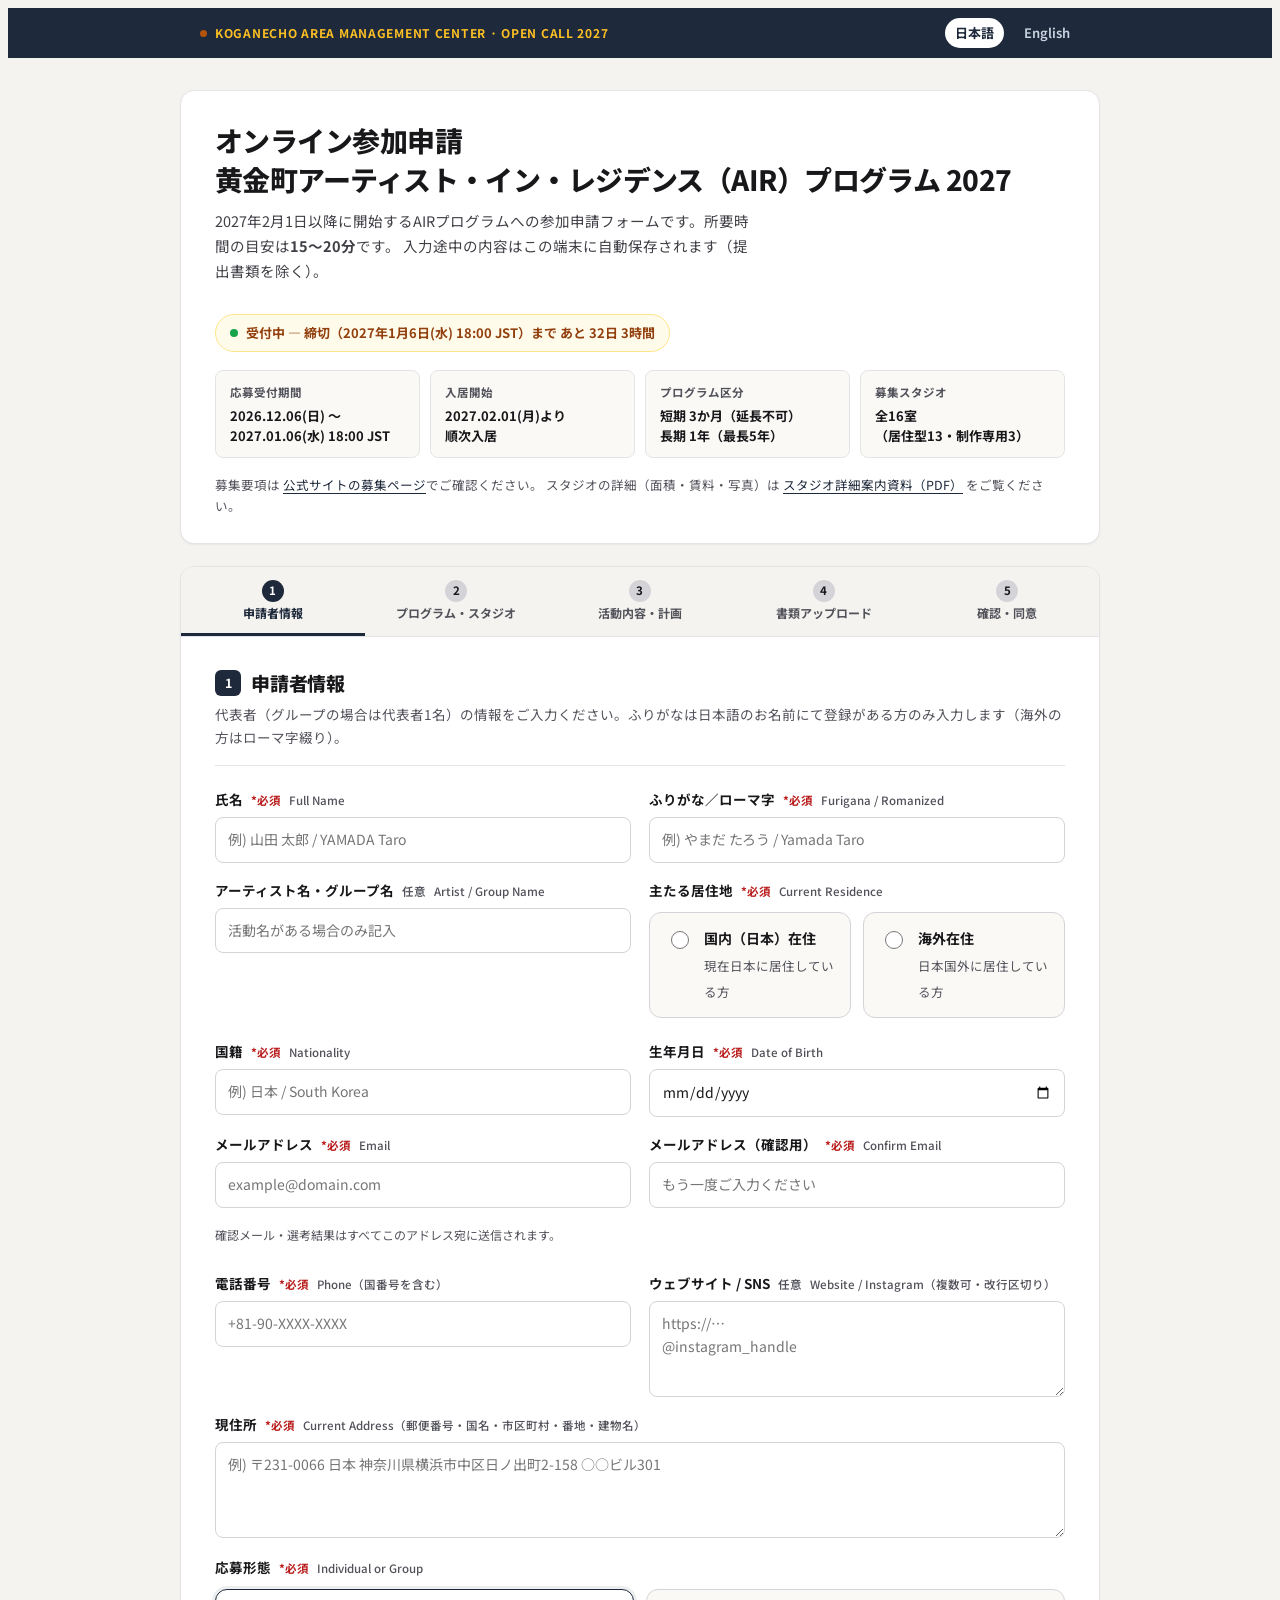
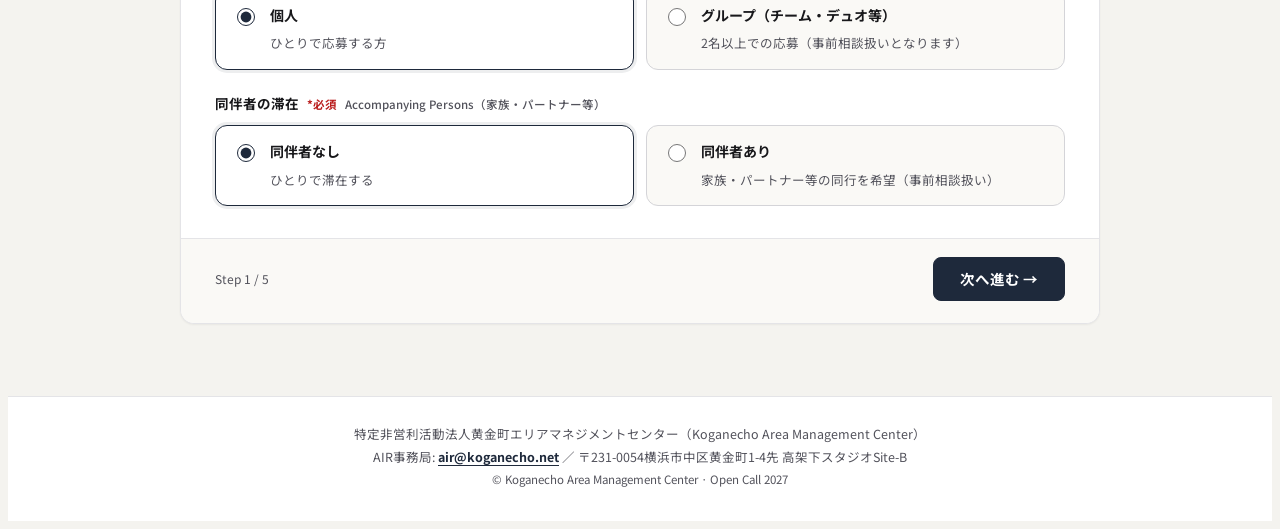
<file: index.html>
<!DOCTYPE html>
<html lang="ja">
<head>
  <meta charset="UTF-8">
  <meta name="viewport" content="width=device-width, initial-scale=1.0">
  <title>オンライン参加申請 | 黄金町AIRプログラム 2027 | Koganecho AIR Open Call</title>
  <meta name="description" content="黄金町アーティスト・イン・レジデンス（AIR）プログラム 2027 オープンコール オンライン参加申請フォーム。受付期間: 2026年12月6日～2027年1月6日 18:00 JST。">
  <meta name="robots" content="noindex, nofollow">
  <link rel="preconnect" href="https://fonts.googleapis.com">
  <link rel="preconnect" href="https://fonts.gstatic.com" crossorigin>
  <link rel="stylesheet" href="https://fonts.googleapis.com/css2?family=Noto+Sans+JP:wght@400;500;700;800&display=swap">
  <link rel="stylesheet" href="assets/style.css">
</head>
<body class="kapp">
  <a class="kapp-skip" href="#applyForm">本文（申請フォーム）へスキップ</a>

  <!-- ============ TOP BAR ============ -->
  <div class="kapp-topbar">
    <div class="kapp-topbar-inner">
      <span class="kapp-brand">
        <span class="kapp-brand-dot" aria-hidden="true"></span>
        Koganecho Area Management Center · Open Call 2027
      </span>
      <nav class="kapp-lang-switch" aria-label="言語切替 / Language Switch">
        <a href="index.html" aria-current="page" lang="ja">日本語</a>
        <a href="en.html" lang="en">English</a>
      </nav>
    </div>
  </div>

  <div class="kapp-main">
    <div class="kapp-container">

      <!-- ============ HEADER ============ -->
      <header class="kapp-header">
        <h1 class="kapp-title">オンライン参加申請<br>黄金町アーティスト・イン・レジデンス（AIR）プログラム 2027</h1>
        <p class="kapp-lead">
          2027年2月1日以降に開始するAIRプログラムへの参加申請フォームです。所要時間の目安は<strong>15～20分</strong>です。
          入力途中の内容はこの端末に自動保存されます（提出書類を除く）。
        </p>
        <p class="kapp-deadline-badge" id="statusBadge">応募受付期間: 2026.12.06(日) ～ 2027.01.06(水) 18:00 JST</p>

        <dl class="kapp-facts">
          <div class="kapp-fact">
            <dt>応募受付期間</dt>
            <dd>2026.12.06(日) ～<br>2027.01.06(水) 18:00 JST</dd>
          </div>
          <div class="kapp-fact">
            <dt>入居開始</dt>
            <dd>2027.02.01(月)より<br>順次入居</dd>
          </div>
          <div class="kapp-fact">
            <dt>プログラム区分</dt>
            <dd>短期 3か月（延長不可）<br>長期 1年（最長5年）</dd>
          </div>
          <div class="kapp-fact">
            <dt>募集スタジオ</dt>
            <dd>全16室<br>（居住型13・制作専用3）</dd>
          </div>
        </dl>

        <p style="font-size:12.5px; color:var(--muted); margin:0;">
          募集要項は
          <a href="https://koganecho.net/" target="_blank" rel="noopener noreferrer">公式サイトの募集ページ</a>でご確認ください。
          スタジオの詳細（面積・賃料・写真）は
          <a href="https://koganecho.net/wp20201120/wp-content/uploads/2026/11/2027_opencall_studio.pdf" target="_blank" rel="noopener noreferrer">スタジオ詳細案内資料（PDF）</a>
          をご覧ください。
        </p>
      </header>

      <!-- ============ STATUS BANNERS ============ -->
      <div class="kapp-banner kapp-banner-info" id="statusBanner" hidden role="status"></div>
      <div class="kapp-banner kapp-banner-info" id="resumeBanner" hidden role="region" aria-label="未完了の申請"></div>
      <div class="kapp-banner kapp-banner-info" id="draftBanner" hidden role="region" aria-label="下書き"></div>

      <!-- ============ CLOSED PANEL ============ -->
      <div class="kapp-closed" id="closedPanel" hidden>
        <h2 id="closedTitle">現在、応募受付期間ではありません</h2>
        <p id="closedBody">
          受付期間: 2026年12月6日(日) ～ 2027年1月6日(水) 18:00（日本標準時）
        </p>
        <p>
          ご質問は <a href="mailto:air@koganecho.net">air@koganecho.net</a> までメールでお問い合わせください。
        </p>
      </div>

      <!-- ============ FORM ============ -->
      <form class="kapp-form" id="applyForm" novalidate>

        <!-- Progress -->
        <ol class="kapp-progress" id="kappProgress" aria-label="入力ステップ">
          <li class="is-active"><button type="button"><span>申請者情報</span></button></li>
          <li><button type="button"><span>プログラム・スタジオ</span></button></li>
          <li><button type="button"><span>活動内容・計画</span></button></li>
          <li><button type="button"><span>書類アップロード</span></button></li>
          <li><button type="button"><span>確認・同意</span></button></li>
        </ol>

        <!-- ================= STEP 1 ================= -->
        <section class="kapp-step is-visible" data-step="1" aria-labelledby="step1Title">
          <h2 class="kapp-step-title" id="step1Title"><span class="kapp-sec-num">1</span>申請者情報</h2>
          <p class="kapp-step-desc">代表者（グループの場合は代表者1名）の情報をご入力ください。ふりがなは日本語のお名前にて登録がある方のみ入力します（海外の方はローマ字綴り）。</p>

          <div class="kapp-grid">
            <div class="kapp-field">
              <label for="fName">氏名 <span class="kapp-req">*必須</span> <span class="kapp-sub">Full Name</span></label>
              <input class="kapp-input" type="text" id="fName" name="name" required autocomplete="name" placeholder="例) 山田 太郎 / YAMADA Taro">
            </div>
            <div class="kapp-field">
              <label for="fNameKana">ふりがな／ローマ字 <span class="kapp-req">*必須</span> <span class="kapp-sub">Furigana / Romanized</span></label>
              <input class="kapp-input" type="text" id="fNameKana" name="nameKana" required placeholder="例) やまだ たろう / Yamada Taro">
            </div>
            <div class="kapp-field">
              <label for="fArtistName">アーティスト名・グループ名 <span class="kapp-optional">任意</span> <span class="kapp-sub">Artist / Group Name</span></label>
              <input class="kapp-input" type="text" id="fArtistName" name="artistName" placeholder="活動名がある場合のみ記入">
            </div>
            <div class="kapp-field">
              <div class="kapp-field-label">主たる居住地 <span class="kapp-req">*必須</span> <span class="kapp-sub">Current Residence</span></div>
              <div class="kapp-option-cards">
                <label class="kapp-option-card">
                  <input type="radio" name="residence" value="domestic" required>
                  <span class="kapp-option-body">
                    <span class="kapp-option-title" data-vlabel="国内（日本）">国内（日本）在住</span>
                    <span class="kapp-option-desc">現在日本に居住している方</span>
                  </span>
                </label>
                <label class="kapp-option-card">
                  <input type="radio" name="residence" value="overseas">
                  <span class="kapp-option-body">
                    <span class="kapp-option-title" data-vlabel="海外">海外在住</span>
                    <span class="kapp-option-desc">日本国外に居住している方</span>
                  </span>
                </label>
              </div>
            </div>
            <div class="kapp-field">
              <label for="fNationality">国籍 <span class="kapp-req">*必須</span> <span class="kapp-sub">Nationality</span></label>
              <input class="kapp-input" type="text" id="fNationality" name="nationality" required placeholder="例) 日本 / South Korea">
            </div>
            <div class="kapp-field">
              <label for="fBirthDate">生年月日 <span class="kapp-req">*必須</span> <span class="kapp-sub">Date of Birth</span></label>
              <input class="kapp-input" type="date" id="fBirthDate" name="birthDate" required max="2010-12-31">
            </div>
            <div class="kapp-field">
              <label for="fEmail">メールアドレス <span class="kapp-req">*必須</span> <span class="kapp-sub">Email</span></label>
              <input class="kapp-input" type="email" id="fEmail" name="email" required autocomplete="email" placeholder="example@domain.com">
              <p class="kapp-help">確認メール・選考結果はすべてこのアドレス宛に送信されます。</p>
            </div>
            <div class="kapp-field">
              <label for="fEmailConfirm">メールアドレス（確認用） <span class="kapp-req">*必須</span> <span class="kapp-sub">Confirm Email</span></label>
              <input class="kapp-input" type="email" id="fEmailConfirm" name="emailConfirm" required placeholder="もう一度ご入力ください">
            </div>
            <div class="kapp-field">
              <label for="fPhone">電話番号 <span class="kapp-req">*必須</span> <span class="kapp-sub">Phone（国番号を含む）</span></label>
              <input class="kapp-input" type="tel" id="fPhone" name="phone" required autocomplete="tel" placeholder="+81-90-XXXX-XXXX">
            </div>
            <div class="kapp-field">
              <label for="fWebsite">ウェブサイト / SNS <span class="kapp-optional">任意</span> <span class="kapp-sub">Website / Instagram（複数可・改行区切り）</span></label>
              <textarea class="kapp-textarea" id="fWebsite" name="website" rows="2" placeholder="https://…&#10;@instagram_handle"></textarea>
            </div>
            <div class="kapp-field kapp-field-full">
              <label for="fAddress">現住所 <span class="kapp-req">*必須</span> <span class="kapp-sub">Current Address（郵便番号・国名・市区町村・番地・建物名）</span></label>
              <textarea class="kapp-textarea" id="fAddress" name="address" required placeholder="例) 〒231-0066 日本 神奈川県横浜市中区日ノ出町2-158 ○○ビル301"></textarea>
            </div>
          </div>

          <div class="kapp-grid" style="margin-top:18px;">
            <div class="kapp-field kapp-field-full">
              <div class="kapp-field-label">応募形態 <span class="kapp-req">*必須</span> <span class="kapp-sub">Individual or Group</span></div>
              <div class="kapp-option-cards">
                <label class="kapp-option-card">
                  <input type="radio" name="applicantType" value="personal" checked required>
                  <span class="kapp-option-body">
                    <span class="kapp-option-title" data-vlabel="個人">個人</span>
                    <span class="kapp-option-desc">ひとりで応募する方</span>
                  </span>
                </label>
                <label class="kapp-option-card">
                  <input type="radio" name="applicantType" value="group">
                  <span class="kapp-option-body">
                    <span class="kapp-option-title" data-vlabel="グループ">グループ（チーム・デュオ等）</span>
                    <span class="kapp-option-desc">2名以上での応募（事前相談扱いとなります）</span>
                  </span>
                </label>
              </div>
            </div>

            <div id="groupFields" hidden class="kapp-field-full" style="display:grid; gap:16px;">
              <div class="kapp-field">
                <label for="fGroupMembers">グループ人数 <span class="kapp-req">*必須</span> <span class="kapp-sub">Number of Members（2名以上）</span></label>
                <input class="kapp-input" type="number" id="fGroupMembers" name="groupMembers" min="2" max="20" placeholder="例) 3">
              </div>
              <div class="kapp-field">
                <label for="fGroupDetail">メンバー構成 <span class="kapp-req">*必須</span> <span class="kapp-sub">Member Details（全員の氏名・役割・国籍）</span></label>
                <textarea class="kapp-textarea" id="fGroupDetail" name="groupDetail" placeholder="例) 山田太郎（作家・日本）／KIM Minji（キュレーター・韓国）／…"></textarea>
                <p class="kapp-help">※ グループ応募はスタジオ割当・滞在条件の確認のため、事務局との事前協議が必要です。申請後に事務局よりご連絡します。</p>
              </div>
            </div>

            <div class="kapp-field kapp-field-full">
              <div class="kapp-field-label">同伴者の滞在 <span class="kapp-req">*必須</span> <span class="kapp-sub">Accompanying Persons（家族・パートナー等）</span></div>
              <div class="kapp-option-cards">
                <label class="kapp-option-card">
                  <input type="radio" name="companionType" value="none" checked required>
                  <span class="kapp-option-body">
                    <span class="kapp-option-title" data-vlabel="なし">同伴者なし</span>
                    <span class="kapp-option-desc">ひとりで滞在する</span>
                  </span>
                </label>
                <label class="kapp-option-card">
                  <input type="radio" name="companionType" value="yes">
                  <span class="kapp-option-body">
                    <span class="kapp-option-title" data-vlabel="あり">同伴者あり</span>
                    <span class="kapp-option-desc">家族・パートナー等の同行を希望（事前相談扱い）</span>
                  </span>
                </label>
              </div>
            </div>

            <div id="companionFields" hidden class="kapp-field-full" style="display:grid; gap:16px;">
              <div class="kapp-field">
                <label for="fCompanionCount">同伴者人数 <span class="kapp-req">*必須</span> <span class="kapp-sub">Number of Companions</span></label>
                <input class="kapp-input" type="number" id="fCompanionCount" name="companionCount" min="1" max="10" placeholder="例) 1">
              </div>
              <div class="kapp-field">
                <label for="fCompanionDetail">同伴者の詳細 <span class="kapp-req">*必須</span> <span class="kapp-sub">Companion Details（続柄・氏名・国籍・滞在予定）</span></label>
                <textarea class="kapp-textarea" id="fCompanionDetail" name="companionDetail" placeholder="例) 配偶者（KIM Jiho・韓国）＋子ども1名、全期間同伴予定"></textarea>
                <p class="kapp-help">※ 同伴滞在はスタジオ割当の確認のため事務局との事前協議が必要です。</p>
              </div>
            </div>
          </div>

          <!-- honeypot -->
          <div class="kapp-hp" aria-hidden="true">
            <label for="fWebsiteUrl">Website URL</label>
            <input type="text" id="fWebsiteUrl" name="websiteUrl" tabindex="-1" autocomplete="off">
          </div>
        </section>

        <!-- ================= STEP 2 ================= -->
        <section class="kapp-step" data-step="2" aria-labelledby="step2Title">
          <h2 class="kapp-step-title" id="step2Title"><span class="kapp-sec-num">2</span>プログラム・スタジオ希望</h2>
          <p class="kapp-step-desc">
            応募者が特定の号室を指定することはできません。①空間の用途、②居住形態をご希望に沿って選択してください。最終的な割当は、制作特性と選考結果を踏まえ事務局が決定します。
          </p>

          <div class="kapp-grid">
            <div class="kapp-field kapp-field-full">
              <div class="kapp-field-label">希望するプログラム区分 <span class="kapp-req">*必須</span> <span class="kapp-sub">Program</span></div>
              <div class="kapp-option-cards">
                <label class="kapp-option-card">
                  <input type="radio" name="program" value="short" required>
                  <span class="kapp-option-body">
                    <span class="kapp-option-title" data-vlabel="短期（3か月・延長不可）">短期プログラム <span class="kapp-tag">3か月・延長不可</span></span>
                    <span class="kapp-option-desc">
                      入居可能時期: <strong>2027年2月1日(月)～3月1日(月)</strong>の間で協議<br>
                      終了日: <strong>2027年5月31日(月) 全員退去</strong>（黄金町バザール準備のため延長不可）
                    </span>
                  </span>
                </label>
                <label class="kapp-option-card">
                  <input type="radio" name="program" value="long">
                  <span class="kapp-option-body">
                    <span class="kapp-option-title" data-vlabel="長期（1年・最長5年）">長期プログラム <span class="kapp-tag kapp-tag-teal">1年・最長5年更新可</span></span>
                    <span class="kapp-option-desc">
                      1年契約を基本とし、毎年の更新審査を経て<strong>最長5年間</strong>まで活動可能<br>
                      入居開始: 2027年2月1日(月)より順次
                    </span>
                  </span>
                </label>
              </div>
              <p class="kapp-help">※ 短期（3か月）・長期（1年）以外の期間（例: 6か月）での応募は受け付けておりません。</p>
            </div>

            <div class="kapp-field kapp-field-full">
              <div class="kapp-field-label">空間の用途 <span class="kapp-req">*必須</span> <span class="kapp-sub">Studio Purpose</span></div>
              <div class="kapp-option-cards">
                <label class="kapp-option-card">
                  <input type="radio" name="studioPurpose" value="residential" required>
                  <span class="kapp-option-body">
                    <span class="kapp-option-title" data-vlabel="居住型">居住型スタジオ（13室） <span class="kapp-tag">宿泊可</span></span>
                    <span class="kapp-option-desc">スタジオ内で宿泊・生活しながら制作（遠方・海外からの滞在者向け）。フラットシェア8室・単独滞在5室。</span>
                  </span>
                </label>
                <label class="kapp-option-card">
                  <input type="radio" name="studioPurpose" value="production">
                  <span class="kapp-option-body">
                    <span class="kapp-option-title" data-vlabel="作品制作専用">作品制作専用スタジオ（3室） <span class="kapp-tag kapp-tag-amber">滞在不可</span></span>
                    <span class="kapp-option-desc">制作・研究専用スペース。<strong>スタジオ内での宿泊・滞在は一切できません。</strong></span>
                  </span>
                </label>
              </div>
            </div>

            <div class="kapp-field kapp-field-full" id="livingStyleField">
              <div class="kapp-field-label">居住形態の希望 <span class="kapp-req">*必須</span> <span class="kapp-sub">Living Style（居住型を選んだ場合）</span></div>
              <div class="kapp-option-cards kapp-cols-3">
                <label class="kapp-option-card">
                  <input type="radio" name="livingStyle" value="share" required>
                  <span class="kapp-option-body">
                    <span class="kapp-option-title" data-vlabel="フラットシェア">フラットシェア <span class="kapp-tag">短期専用・8室</span></span>
                    <span class="kapp-option-desc">キッチン・水回りを共有する共同生活型（八番館・MOMO・山本アパート等）</span>
                  </span>
                </label>
                <label class="kapp-option-card">
                  <input type="radio" name="livingStyle" value="private">
                  <span class="kapp-option-body">
                    <span class="kapp-option-title" data-vlabel="単独滞在">単独滞在 <span class="kapp-tag">5室</span></span>
                    <span class="kapp-option-desc">独立した個室での滞在（高橋ビル・CHAP・ハツネウィング等）</span>
                  </span>
                </label>
                <label class="kapp-option-card">
                  <input type="radio" name="livingStyle" value="either">
                  <span class="kapp-option-body">
                    <span class="kapp-option-title" data-vlabel="どちらでも可">どちらでも可</span>
                    <span class="kapp-option-desc">事務局のマッチング提案に一任する</span>
                  </span>
                </label>
              </div>
              <p class="kapp-help" id="shareShortNote" hidden style="color:var(--danger); font-weight:600;">
                ※ フラットシェア（8室）は<strong>短期プログラム専用</strong>のため、長期プログラムでは選択できません。
              </p>
            </div>

            <div class="kapp-field">
              <label for="fMoveInDate">入居希望日 <span class="kapp-req">*必須</span> <span class="kapp-sub">Desired Move-in Date</span></label>
              <input class="kapp-input" type="date" id="fMoveInDate" name="moveInDate" required min="2027-02-01">
              <p class="kapp-help">短期: 2027年2月1日～3月1日の間で指定／長期: 2027年2月1日以降で指定</p>
            </div>

            <div class="kapp-field">
              <label for="fSecondChoice">第2希望スタジオ形態 <span class="kapp-optional">任意</span> <span class="kapp-sub">Second Choice</span></label>
              <select class="kapp-select" id="fSecondChoice" name="secondChoice">
                <option value="none">第2希望なし</option>
                <option value="share">居住型 − フラットシェア（短期専用）</option>
                <option value="private">居住型 − 単独滞在</option>
                <option value="production">作品制作専用</option>
              </select>
              <p class="kapp-help">第1希望の空間が満室の場合の参考情報として事務局が使用します。</p>
            </div>

            <div class="kapp-field kapp-field-full">
              <div class="kapp-field-label">Zoom面接の希望言語 <span class="kapp-req">*必須</span> <span class="kapp-sub">Interview Language</span></div>
              <div class="kapp-option-cards kapp-cols-3">
                <label class="kapp-option-card">
                  <input type="radio" name="interviewLang" value="ja" required>
                  <span class="kapp-option-body">
                    <span class="kapp-option-title" data-vlabel="日本語">日本語</span>
                  </span>
                </label>
                <label class="kapp-option-card">
                  <input type="radio" name="interviewLang" value="en">
                  <span class="kapp-option-body">
                    <span class="kapp-option-title" data-vlabel="English">English</span>
                  </span>
                </label>
                <label class="kapp-option-card">
                  <input type="radio" name="interviewLang" value="ko">
                  <span class="kapp-option-body">
                    <span class="kapp-option-title" data-vlabel="한국어">한국어 <span class="kapp-tag kapp-tag-teal">対応可</span></span>
                  </span>
                </label>
              </div>
              <div class="kapp-option-cards kapp-cols-3">
                <label class="kapp-option-card">
                  <input type="radio" name="interviewLang" value="zh">
                  <span class="kapp-option-body">
                    <span class="kapp-option-title" data-vlabel="中文">中文 <span class="kapp-tag kapp-tag-teal">対応可</span></span>
                  </span>
                </label>
              </div>
              <p class="kapp-help" id="interviewLangNote" hidden>
                ※ 韓国語・中国語での面接は通訳スタッフを介して実施します。日時の調整にはお時間をいただく場合があります。
              </p>
            </div>

          </div>
        </section>

        <!-- ================= STEP 3 ================= -->
        <section class="kapp-step" data-step="3" aria-labelledby="step3Title">
          <h2 class="kapp-step-title" id="step3Title"><span class="kapp-sec-num">3</span>活動内容・計画</h2>
          <p class="kapp-step-desc">
            黄金町での活動計画をご記入ください。<strong>月別の活動計画はこのフォーム内で入力</strong>します（別途「活動計画書」の提出は不要です）。
          </p>

          <div class="kapp-grid">
            <div class="kapp-field kapp-field-full">
              <div class="kapp-field-label">主な活動分野（複数選択可） <span class="kapp-req">*必須（1つ以上）</span> <span class="kapp-sub">Artistic Discipline</span></div>
              <div class="kapp-check-grid">
                <label class="kapp-check-item"><input type="checkbox" name="disciplines" value="現代美術（Visual Arts）"> 現代美術（Visual Arts）</label>
                <label class="kapp-check-item"><input type="checkbox" name="disciplines" value="絵画・平面（Painting）"> 絵画・平面（Painting）</label>
                <label class="kapp-check-item"><input type="checkbox" name="disciplines" value="彫刻・立体（Sculpture）"> 彫刻・立体（Sculpture）</label>
                <label class="kapp-check-item"><input type="checkbox" name="disciplines" value="インスタレーション（Installation）"> インスタレーション</label>
                <label class="kapp-check-item"><input type="checkbox" name="disciplines" value="写真・映像（Photo & Video）"> 写真・映像</label>
                <label class="kapp-check-item"><input type="checkbox" name="disciplines" value="工芸（Crafts）"> 工芸（Crafts）</label>
                <label class="kapp-check-item"><input type="checkbox" name="disciplines" value="デザイン・建築（Design & Architecture）"> デザイン・建築</label>
                <label class="kapp-check-item"><input type="checkbox" name="disciplines" value="音楽・音響（Music & Sound）"> 音楽・音響</label>
                <label class="kapp-check-item"><input type="checkbox" name="disciplines" value="文学・執筆（Literature & Writing）"> 文学・執筆</label>
                <label class="kapp-check-item"><input type="checkbox" name="disciplines" value="パフォーマンス（Performance）"> 演劇・ダンス・パフォーマンス</label>
                <label class="kapp-check-item"><input type="checkbox" name="disciplines" value="都市研究・まちづくり（Urban Research）"> 都市研究・まちづくり</label>
                <label class="kapp-check-item"><input type="checkbox" name="disciplines" value="other"> その他</label>
              </div>
              <div class="kapp-field" id="disciplineOtherField" hidden style="margin-top:8px;">
                <label for="fDisciplineOtherText">その他の活動分野 <span class="kapp-req">*必須</span></label>
                <input class="kapp-input" type="text" id="fDisciplineOtherText" name="disciplineOtherText" placeholder="具体的な分野をご記入ください">
              </div>
            </div>

            <div class="kapp-field kapp-field-full">
              <label for="fMaterialsNotes">主な使用素材・道具、作業上の特記事項 <span class="kapp-optional">任意</span> <span class="kapp-sub">Materials, Equipment & Notes</span></label>
              <textarea class="kapp-textarea" id="fMaterialsNotes" name="materialsNotes" placeholder="例) アクリル絵具・木材・電動工具、PC映像編集。夜間の作業は行わない 等"></textarea>
            </div>

            <div class="kapp-field kapp-field-full">
              <label for="fActivityOverview">滞在目的および活動計画の概要 <span class="kapp-req">*必須</span> <span class="kapp-sub">Purpose & Overview of Activities（200～400字程度）</span></label>
              <textarea class="kapp-textarea" id="fActivityOverview" name="activityOverview" required placeholder="黄金町での滞在を通じてどのようなリサーチ・制作・地域交流を行う予定か、概要をご記入ください。"></textarea>
            </div>

            <div class="kapp-field kapp-field-full">
              <div class="kapp-field-label">月別活動計画 <span class="kapp-req">*最初の3か月は必須</span> <span class="kapp-sub">Month-by-month Activity Plan</span></div>
              <div id="monthlyPlan" class="kapp-monthly-list">
                <div class="kapp-info-box"><p>Step 2 で入居希望日を選択すると、滞在月に応じた入力欄が表示されます。</p></div>
              </div>
              <p class="kapp-help">月ごとのリサーチ・制作・展示準備・地域交流などの予定を簡潔にご記入ください。詳細な計画は選考時に Zoom 面接でお伺いします。</p>
            </div>
          </div>
        </section>

        <!-- ================= STEP 4 ================= -->
        <section class="kapp-step" data-step="4" aria-labelledby="step4Title">
          <h2 class="kapp-step-title" id="step4Title"><span class="kapp-sec-num">4</span>提出書類のアップロード</h2>
          <p class="kapp-step-desc">
            提出書類3点（ポートフォリオ・経歴書・アーティスト・ステートメント）をアップロードしてください。
            すべて<strong>日本語または英語</strong>で作成されたファイルである必要があります。各ファイルの上限は記載のとおりです。
          </p>

          <div class="kapp-notice" role="note">
            <p><strong>通信環境について:</strong> 大容量ファイル（最大120MB）を扱うため、安定したWi-Fi環境でのアップロードを推奨します。接続が切れた場合、このページを再び開くと手続きを再開できます（締切後24時間以内に限る）。</p>
          </div>

          <div class="kapp-grid" style="grid-template-columns:1fr;">

            <!-- Portfolio -->
            <div class="kapp-field kapp-field-full">
              <div class="kapp-field-label">① ポートフォリオ <span class="kapp-req">*必須</span> <span class="kapp-sub">Portfolio</span></div>
              <div class="kapp-filezone" data-dropzone="portfolio">
                <div class="kapp-filezone-icon" aria-hidden="true">📁</div>
                <p class="kapp-filezone-title">ポートフォリオ（PDF）</p>
                <p class="kapp-filezone-desc">
                  作品<strong>20点以内</strong>・PDF形式・<strong>120MB以内</strong><br>
                  映像・音響作品はPDF内に視聴可能なURLをご記入ください。
                </p>
                <button type="button" class="kapp-btn-choose">ファイルを選択</button>
              </div>
              <div class="kapp-filecard" data-filecard="portfolio">
                <span class="kapp-filecard-icon" aria-hidden="true">📄</span>
                <div>
                  <div class="kapp-filecard-name"></div>
                  <div class="kapp-filecard-meta"></div>
                </div>
                <div class="kapp-filecard-actions">
                  <button type="button" class="kapp-btn-unlink">選択解除</button>
                </div>
              </div>
              <input type="file" data-kind="portfolio" accept="application/pdf,.pdf" hidden>
            </div>

            <!-- Video / Audio URLs -->
            <div class="kapp-field kapp-field-full">
              <label class="kapp-field-label" for="fMediaUrls">映像・音響作品の視聴URL <span class="kapp-opt">任意</span> <span class="kapp-sub">Video / Audio Work URLs</span></label>
              <textarea class="kapp-textarea" id="fMediaUrls" name="mediaUrls" rows="2" placeholder="例）https://vimeo.com/xxxxxx&#10;https://youtu.be/xxxxxx（限定公開の場合はパスワードもご記入ください）"></textarea>
              <p class="kapp-help">YouTube・Vimeo・SoundCloud 等の視聴用リンクがある場合はこちらにもご記入ください（複数可・改行区切り）。</p>
            </div>

            <!-- CV -->
            <div class="kapp-field kapp-field-full">
              <div class="kapp-field-label">② 経歴書（C.V.） <span class="kapp-req">*必須</span> <span class="kapp-sub">Curriculum Vitae</span></div>
              <div class="kapp-filezone" data-dropzone="cv">
                <div class="kapp-filezone-icon" aria-hidden="true">📄</div>
                <p class="kapp-filezone-title">経歴書（PDF / Word）</p>
                <p class="kapp-filezone-desc">
                  主な活動歴、展示・プロジェクト・研究実績等（10MB以内）
                </p>
                <button type="button" class="kapp-btn-choose">ファイルを選択</button>
              </div>
              <div class="kapp-filecard" data-filecard="cv">
                <span class="kapp-filecard-icon" aria-hidden="true">📄</span>
                <div>
                  <div class="kapp-filecard-name"></div>
                  <div class="kapp-filecard-meta"></div>
                </div>
                <div class="kapp-filecard-actions">
                  <button type="button" class="kapp-btn-unlink">選択解除</button>
                </div>
              </div>
              <input type="file" data-kind="cv" accept="application/pdf,.pdf,.doc,.docx" hidden>
            </div>

            <!-- Statement -->
            <div class="kapp-field kapp-field-full">
              <div class="kapp-field-label">③ アーティスト・ステートメント <span class="kapp-req">*必須</span> <span class="kapp-sub">Artist Statement</span></div>
              <div class="kapp-filezone" data-dropzone="statement">
                <div class="kapp-filezone-icon" aria-hidden="true">✍️</div>
                <p class="kapp-filezone-title">アーティスト・ステートメント（PDF / Word）</p>
                <p class="kapp-filezone-desc">
                  これまでの制作理念や主な関心・テーマについて（10MB以内）
                </p>
                <button type="button" class="kapp-btn-choose">ファイルを選択</button>
              </div>
              <div class="kapp-filecard" data-filecard="statement">
                <span class="kapp-filecard-icon" aria-hidden="true">✍️</span>
                <div>
                  <div class="kapp-filecard-name"></div>
                  <div class="kapp-filecard-meta"></div>
                </div>
                <div class="kapp-filecard-actions">
                  <button type="button" class="kapp-btn-unlink">選択解除</button>
                </div>
              </div>
              <input type="file" data-kind="statement" accept="application/pdf,.pdf,.doc,.docx" hidden>
            </div>
          </div>

          <div class="kapp-info-box">
            <p>※ 入居申請書（活動計画を含む）はこのフォーム自体が該当するため、別途提出は不要です。<br>※ ご提出いただいた書類は返却いたしません。</p>
          </div>
        </section>

        <!-- ================= STEP 5 ================= -->
        <section class="kapp-step" data-step="5" aria-labelledby="step5Title">
          <h2 class="kapp-step-title" id="step5Title"><span class="kapp-sec-num">5</span>確認・同意・署名</h2>
          <p class="kapp-step-desc">入力内容をご確認のうえ、確認・同意事項に同意して送信してください。修正したい項目は「修正」ボタンから各ステップに戻れます。</p>

          <div class="kapp-review" id="reviewBody"><!-- JS で生成 --></div>

          <div class="kapp-terms" style="margin-top:22px;">
            <h3>【プログラム参加にあたっての確認・誓約事項】</h3>
            <ul>
              <li><strong>費用負担:</strong> スタジオの月額使用料、火災・賠償責任保険料（月額1,000円・税込）、および光熱水費（短期: センター標準精算料金表／長期: メーター実測検針による実費）は自己負担とし、期日までに納入します。</li>
              <li><strong>鍵保証金・原状回復:</strong> 入居時に鍵保証金を別途お支払いいただきます。退去時には使用したスタジオを入居時の状態へ原状回復のうえ返還します。</li>
              <li><strong>短期プログラムの期間:</strong> 短期プログラム（3か月）の期間延長は認められず、<strong>2027年5月31日までに退去・原状回復</strong>を行います。</li>
              <li><strong>規則の遵守:</strong> NPO法人黄金町エリアマネジメントセンターの管理規則およびスタジオ利用規約を遵守し、近隣住民や他のレジデンスアーティストと良好な関係を保ちます。</li>
              <li><strong>海外渡航者:</strong> 渡航費・滞在生活費・海外旅行保険および<strong>ビザの取得は自己負担・自己責任</strong>です。日本の出入国管理及び難民認定法（ビザ規定）を遵守し、就労資格のない短期滞在等での作品販売は原則禁止であることを了承します。</li>
              <li><strong>個人情報の取扱い:</strong> ご記入いただいた個人情報は、本オープンコールの選考およびプログラム運営の目的以外には使用いたしません。</li>
            </ul>
          </div>

          <div class="kapp-agree-list">
            <label class="kapp-agree-item">
              <input type="checkbox" name="agreeFees" required>
              <span>スタジオ使用料・光熱水費・保険料（月1,000円）が毎月自己負担となることに同意します。 <span class="kapp-req">*必須</span></span>
            </label>
            <label class="kapp-agree-item">
              <input type="checkbox" name="agreeDeposit" required>
              <span>入居時の鍵保証金および退去時の原状回復義務に同意します。 <span class="kapp-req">*必須</span></span>
            </label>
            <label class="kapp-agree-item">
              <input type="checkbox" name="agreeShortTerm" required>
              <span>短期プログラムは延長不可で2027年5月31日までに全員退去することを確認しました。 <span class="kapp-req">*必須</span></span>
            </label>
            <label class="kapp-agree-item">
              <input type="checkbox" name="agreeRules" required>
              <span>センターの管理規則・スタジオ利用規約の遵守と、地域・他のレジデントとの協調に同意します。 <span class="kapp-req">*必須</span></span>
            </label>
            <label class="kapp-agree-item">
              <input type="checkbox" name="agreeVisa" required>
              <span>海外から渡航する場合、ビザ取得・渡航費等は自己負担・自己責任であることに同意します。 <span class="kapp-req">*必須</span></span>
            </label>
            <label class="kapp-agree-item">
              <input type="checkbox" name="agreePrivacy" required>
              <span>個人情報の取扱いについて同意します（提出書類は返却されません）。 <span class="kapp-req">*必須</span></span>
            </label>
          </div>

          <div class="kapp-grid" style="margin-top:18px;">
            <div class="kapp-field">
              <label for="fSignature">署名（お名前を入力） <span class="kapp-req">*必須</span> <span class="kapp-sub">Signature（Full Name）</span></label>
              <input class="kapp-input" type="text" id="fSignature" name="signature" required placeholder="例) YAMADA Taro / 山田 太郎">
              <p class="kapp-help">入力されたお名前は電子署名として記録されます。</p>
            </div>
          </div>
        </section>

        <!-- ================= NAV ================= -->
        <div class="kapp-nav">
          <button type="button" class="kapp-btn kapp-btn-secondary" id="btnPrev" hidden>← 戻る</button>
          <span class="kapp-nav-hint" id="navHint" aria-live="polite">Step 1 / 5</span>
          <button type="button" class="kapp-btn kapp-btn-primary" id="btnNext">次へ進む →</button>
          <button type="button" class="kapp-btn kapp-btn-primary" id="btnSubmit" hidden>上記の内容で申し込む</button>
        </div>
      </form>

      <!-- ============ SUBMIT PANEL ============ -->
      <div class="kapp-submit-panel" id="submitPanel" hidden>
        <!-- Phase: Prepare -->
        <div id="phasePrepare">
          <h2>送信処理中</h2>
          <p class="kapp-submit-lead" id="phaseLead">サーバー処理中…（受付番号の発行とアップロード準備をしています）</p>
          <p style="text-align:center;"><span class="kapp-spinner" aria-hidden="true"></span><span style="font-size:13.5px; color:var(--muted);">お待ちください…</span></p>
        </div>

        <!-- Phase: Upload -->
        <div id="phaseUpload" hidden>
          <h2>提出書類をアップロード中</h2>
          <p class="kapp-submit-lead">画面を閉じずにお待ちください。進捗は下のバーで確認できます。</p>
          <div id="uploadRows"></div>
          <p id="uploadOverall" class="kapp-help" style="margin-top:14px;" aria-live="polite"></p>
        </div>

        <!-- Phase: Done -->
        <div id="phaseDone" hidden>
          <div class="kapp-done">
            <div class="kapp-done-check" aria-hidden="true">✓</div>
            <h2>お申し込みが完了しました</h2>
            <p class="kapp-submit-lead">下記の受付番号で受け付けました。確認メールをお送りしましたのでご確認ください（迷惑メールフォルダもご確認ください）。</p>
            <p class="kapp-app-id-label" style="font-size:12.5px; color:var(--muted); font-weight:700; margin-bottom:4px;">受付番号 / Application ID</p>
            <div class="kapp-done-id" id="doneAppId">—</div>
            <div class="kapp-next-steps">
              <h3>今後の予定</h3>
              <ul id="doneNextSteps"></ul>
            </div>
            <p style="margin-top:16px; font-size:13px; color:var(--muted);">受付番号は大切に保管してください。お問い合わせの際に必要です。</p>
          </div>
        </div>

        <!-- Phase: Error -->
        <div id="phaseError" hidden>
          <h2>エラーが発生しました</h2>
          <p class="kapp-submit-lead" id="errorMsg" style="color:var(--danger); font-weight:600;"></p>
          <div id="errorActions" style="display:flex; gap:10px; flex-wrap:wrap;"></div>
        </div>
      </div>

    </div>
  </div>

  <!-- ============ FOOTER ============ -->
  <footer class="kapp-footer">
    特定非営利活動法人黄金町エリアマネジメントセンター（Koganecho Area Management Center）<br>
    AIR事務局: <a href="mailto:air@koganecho.net">air@koganecho.net</a> ／ 〒231-0054横浜市中区黄金町1-4先 高架下スタジオSite-B<br>
    <span style="font-size:11.5px;">© Koganecho Area Management Center · Open Call 2027</span>
  </footer>

  <script src="assets/config.js"></script>
  <script src="assets/app.js"></script>
</body>
</html>
</file>
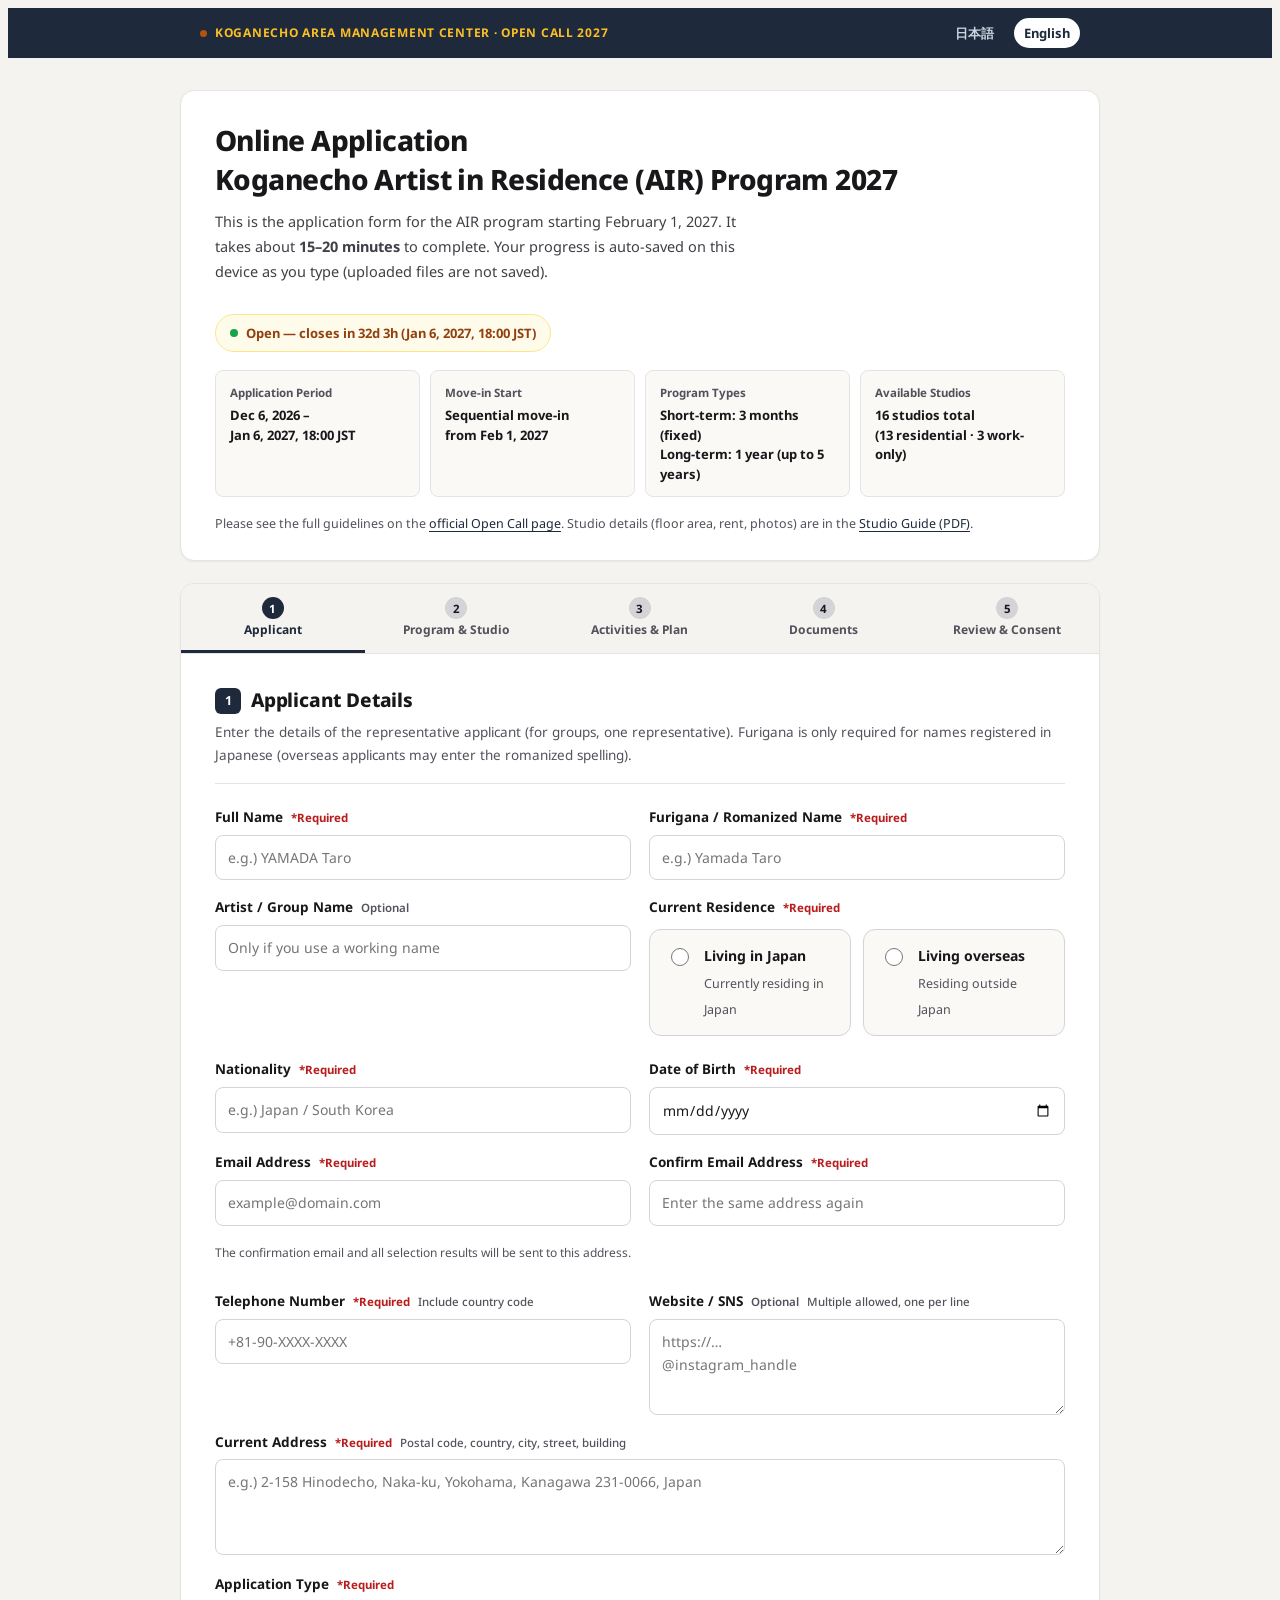
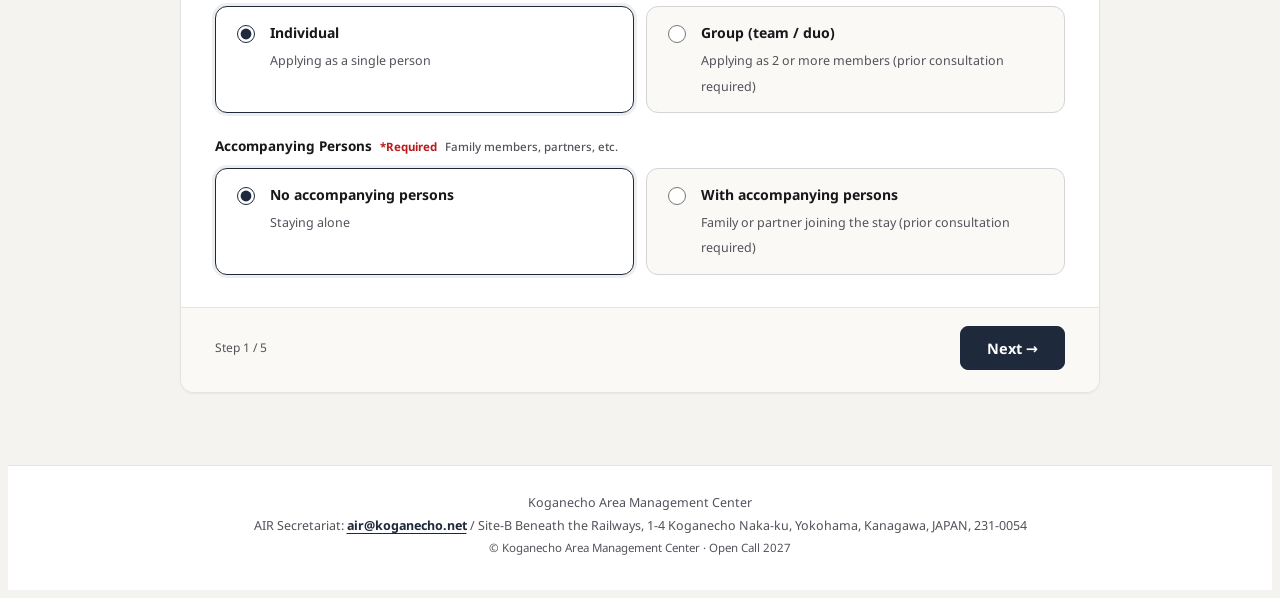
<file: en.html>
<!DOCTYPE html>
<html lang="en">
<head>
  <meta charset="UTF-8">
  <meta name="viewport" content="width=device-width, initial-scale=1.0">
  <title>Online Application | Koganecho AIR Program 2027 | Open Call</title>
  <meta name="description" content="Online application form for the Koganecho Artist in Residence (AIR) Program 2027 Open Call. Application period: December 6, 2026 – January 6, 2027, 18:00 JST.">
  <meta name="robots" content="noindex, nofollow">
  <link rel="preconnect" href="https://fonts.googleapis.com">
  <link rel="preconnect" href="https://fonts.gstatic.com" crossorigin>
  <link rel="stylesheet" href="https://fonts.googleapis.com/css2?family=Noto+Sans:wght@400;500;700;800&display=swap">
  <link rel="stylesheet" href="assets/style.css">
</head>
<body class="kapp">
  <a class="kapp-skip" href="#applyForm">Skip to the application form</a>

  <!-- ============ TOP BAR ============ -->
  <div class="kapp-topbar">
    <div class="kapp-topbar-inner">
      <span class="kapp-brand">
        <span class="kapp-brand-dot" aria-hidden="true"></span>
        Koganecho Area Management Center · Open Call 2027
      </span>
      <nav class="kapp-lang-switch" aria-label="Language Switch / 言語切替">
        <a href="index.html" lang="ja">日本語</a>
        <a href="en.html" aria-current="page" lang="en">English</a>
      </nav>
    </div>
  </div>

  <div class="kapp-main">
    <div class="kapp-container">

      <!-- ============ HEADER ============ -->
      <header class="kapp-header">
        <h1 class="kapp-title">Online Application<br>Koganecho Artist in Residence (AIR) Program 2027</h1>
        <p class="kapp-lead">
          This is the application form for the AIR program starting February 1, 2027. It takes about
          <strong>15–20 minutes</strong> to complete. Your progress is auto-saved on this device as you type
          (uploaded files are not saved).
        </p>
        <p class="kapp-deadline-badge" id="statusBadge">Application Period: Dec 6, 2026 – Jan 6, 2027, 18:00 JST</p>

        <dl class="kapp-facts">
          <div class="kapp-fact">
            <dt>Application Period</dt>
            <dd>Dec 6, 2026 –<br>Jan 6, 2027, 18:00 JST</dd>
          </div>
          <div class="kapp-fact">
            <dt>Move-in Start</dt>
            <dd>Sequential move-in<br>from Feb 1, 2027</dd>
          </div>
          <div class="kapp-fact">
            <dt>Program Types</dt>
            <dd>Short-term: 3 months (fixed)<br>Long-term: 1 year (up to 5 years)</dd>
          </div>
          <div class="kapp-fact">
            <dt>Available Studios</dt>
            <dd>16 studios total<br>(13 residential · 3 work-only)</dd>
          </div>
        </dl>

        <p style="font-size:12.5px; color:var(--muted); margin:0;">
          Please see the full guidelines on the
          <a href="https://koganecho.net/" target="_blank" rel="noopener noreferrer">official Open Call page</a>.
          Studio details (floor area, rent, photos) are in the
          <a href="https://koganecho.net/wp20201120/wp-content/uploads/2026/11/2027_opencall_studio.pdf" target="_blank" rel="noopener noreferrer">Studio Guide (PDF)</a>.
        </p>
      </header>

      <!-- ============ STATUS BANNERS ============ -->
      <div class="kapp-banner kapp-banner-info" id="statusBanner" hidden role="status"></div>
      <div class="kapp-banner kapp-banner-info" id="resumeBanner" hidden role="region" aria-label="Incomplete application"></div>
      <div class="kapp-banner kapp-banner-info" id="draftBanner" hidden role="region" aria-label="Draft"></div>

      <!-- ============ CLOSED PANEL ============ -->
      <div class="kapp-closed" id="closedPanel" hidden>
        <h2 id="closedTitle">Applications Are Currently Closed</h2>
        <p id="closedBody">
          Application period: December 6, 2026 – January 6, 2027, 18:00 (JST).
        </p>
        <p>
          For inquiries, please email <a href="mailto:air@koganecho.net">air@koganecho.net</a>.
        </p>
      </div>

      <!-- ============ FORM ============ -->
      <form class="kapp-form" id="applyForm" novalidate>

        <!-- Progress -->
        <ol class="kapp-progress" id="kappProgress" aria-label="Application steps">
          <li class="is-active"><button type="button"><span>Applicant</span></button></li>
          <li><button type="button"><span>Program &amp; Studio</span></button></li>
          <li><button type="button"><span>Activities &amp; Plan</span></button></li>
          <li><button type="button"><span>Documents</span></button></li>
          <li><button type="button"><span>Review &amp; Consent</span></button></li>
        </ol>

        <!-- ================= STEP 1 ================= -->
        <section class="kapp-step is-visible" data-step="1" aria-labelledby="step1Title">
          <h2 class="kapp-step-title" id="step1Title"><span class="kapp-sec-num">1</span>Applicant Details</h2>
          <p class="kapp-step-desc">Enter the details of the representative applicant (for groups, one representative). Furigana is only required for names registered in Japanese (overseas applicants may enter the romanized spelling).</p>

          <div class="kapp-grid">
            <div class="kapp-field">
              <label for="fName">Full Name <span class="kapp-req">*Required</span></label>
              <input class="kapp-input" type="text" id="fName" name="name" required autocomplete="name" placeholder="e.g.) YAMADA Taro">
            </div>
            <div class="kapp-field">
              <label for="fNameKana">Furigana / Romanized Name <span class="kapp-req">*Required</span></label>
              <input class="kapp-input" type="text" id="fNameKana" name="nameKana" required placeholder="e.g.) Yamada Taro">
            </div>
            <div class="kapp-field">
              <label for="fArtistName">Artist / Group Name <span class="kapp-optional">Optional</span></label>
              <input class="kapp-input" type="text" id="fArtistName" name="artistName" placeholder="Only if you use a working name">
            </div>
            <div class="kapp-field">
              <div class="kapp-field-label">Current Residence <span class="kapp-req">*Required</span></div>
              <div class="kapp-option-cards">
                <label class="kapp-option-card">
                  <input type="radio" name="residence" value="domestic" required>
                  <span class="kapp-option-body">
                    <span class="kapp-option-title" data-vlabel="Japan">Living in Japan</span>
                    <span class="kapp-option-desc">Currently residing in Japan</span>
                  </span>
                </label>
                <label class="kapp-option-card">
                  <input type="radio" name="residence" value="overseas">
                  <span class="kapp-option-body">
                    <span class="kapp-option-title" data-vlabel="Overseas">Living overseas</span>
                    <span class="kapp-option-desc">Residing outside Japan</span>
                  </span>
                </label>
              </div>
            </div>
            <div class="kapp-field">
              <label for="fNationality">Nationality <span class="kapp-req">*Required</span></label>
              <input class="kapp-input" type="text" id="fNationality" name="nationality" required placeholder="e.g.) Japan / South Korea">
            </div>
            <div class="kapp-field">
              <label for="fBirthDate">Date of Birth <span class="kapp-req">*Required</span></label>
              <input class="kapp-input" type="date" id="fBirthDate" name="birthDate" required max="2010-12-31">
            </div>
            <div class="kapp-field">
              <label for="fEmail">Email Address <span class="kapp-req">*Required</span></label>
              <input class="kapp-input" type="email" id="fEmail" name="email" required autocomplete="email" placeholder="example@domain.com">
              <p class="kapp-help">The confirmation email and all selection results will be sent to this address.</p>
            </div>
            <div class="kapp-field">
              <label for="fEmailConfirm">Confirm Email Address <span class="kapp-req">*Required</span></label>
              <input class="kapp-input" type="email" id="fEmailConfirm" name="emailConfirm" required placeholder="Enter the same address again">
            </div>
            <div class="kapp-field">
              <label for="fPhone">Telephone Number <span class="kapp-req">*Required</span> <span class="kapp-sub">Include country code</span></label>
              <input class="kapp-input" type="tel" id="fPhone" name="phone" required autocomplete="tel" placeholder="+81-90-XXXX-XXXX">
            </div>
            <div class="kapp-field">
              <label for="fWebsite">Website / SNS <span class="kapp-optional">Optional</span> <span class="kapp-sub">Multiple allowed, one per line</span></label>
              <textarea class="kapp-textarea" id="fWebsite" name="website" rows="2" placeholder="https://…&#10;@instagram_handle"></textarea>
            </div>
            <div class="kapp-field kapp-field-full">
              <label for="fAddress">Current Address <span class="kapp-req">*Required</span> <span class="kapp-sub">Postal code, country, city, street, building</span></label>
              <textarea class="kapp-textarea" id="fAddress" name="address" required placeholder="e.g.) 2-158 Hinodecho, Naka-ku, Yokohama, Kanagawa 231-0066, Japan"></textarea>
            </div>
          </div>

          <div class="kapp-grid" style="margin-top:18px;">
            <div class="kapp-field kapp-field-full">
              <div class="kapp-field-label">Application Type <span class="kapp-req">*Required</span></div>
              <div class="kapp-option-cards">
                <label class="kapp-option-card">
                  <input type="radio" name="applicantType" value="personal" checked required>
                  <span class="kapp-option-body">
                    <span class="kapp-option-title" data-vlabel="Individual">Individual</span>
                    <span class="kapp-option-desc">Applying as a single person</span>
                  </span>
                </label>
                <label class="kapp-option-card">
                  <input type="radio" name="applicantType" value="group">
                  <span class="kapp-option-body">
                    <span class="kapp-option-title" data-vlabel="Group">Group (team / duo)</span>
                    <span class="kapp-option-desc">Applying as 2 or more members (prior consultation required)</span>
                  </span>
                </label>
              </div>
            </div>

            <div id="groupFields" hidden class="kapp-field-full" style="display:grid; gap:16px;">
              <div class="kapp-field">
                <label for="fGroupMembers">Number of Members <span class="kapp-req">*Required</span> <span class="kapp-sub">2 or more</span></label>
                <input class="kapp-input" type="number" id="fGroupMembers" name="groupMembers" min="2" max="20" placeholder="e.g.) 3">
              </div>
              <div class="kapp-field">
                <label for="fGroupDetail">Member Details <span class="kapp-req">*Required</span> <span class="kapp-sub">All members' names, roles, nationalities</span></label>
                <textarea class="kapp-textarea" id="fGroupDetail" name="groupDetail" placeholder="e.g.) YAMADA Taro (artist, Japan) / KIM Minji (curator, South Korea) / …"></textarea>
                <p class="kapp-help">* Group applications require prior consultation with the secretariat to confirm studio assignment and residency conditions. We will contact you after submission.</p>
              </div>
            </div>

            <div class="kapp-field kapp-field-full">
              <div class="kapp-field-label">Accompanying Persons <span class="kapp-req">*Required</span> <span class="kapp-sub">Family members, partners, etc.</span></div>
              <div class="kapp-option-cards">
                <label class="kapp-option-card">
                  <input type="radio" name="companionType" value="none" checked required>
                  <span class="kapp-option-body">
                    <span class="kapp-option-title" data-vlabel="None">No accompanying persons</span>
                    <span class="kapp-option-desc">Staying alone</span>
                  </span>
                </label>
                <label class="kapp-option-card">
                  <input type="radio" name="companionType" value="yes">
                  <span class="kapp-option-body">
                    <span class="kapp-option-title" data-vlabel="Yes">With accompanying persons</span>
                    <span class="kapp-option-desc">Family or partner joining the stay (prior consultation required)</span>
                  </span>
                </label>
              </div>
            </div>

            <div id="companionFields" hidden class="kapp-field-full" style="display:grid; gap:16px;">
              <div class="kapp-field">
                <label for="fCompanionCount">Number of Companions <span class="kapp-req">*Required</span></label>
                <input class="kapp-input" type="number" id="fCompanionCount" name="companionCount" min="1" max="10" placeholder="e.g.) 1">
              </div>
              <div class="kapp-field">
                <label for="fCompanionDetail">Companion Details <span class="kapp-req">*Required</span> <span class="kapp-sub">Relationship, name, nationality, stay plan</span></label>
                <textarea class="kapp-textarea" id="fCompanionDetail" name="companionDetail" placeholder="e.g.) Spouse (KIM Jiho, South Korea) + 1 child, staying for the full period"></textarea>
                <p class="kapp-help">* Accompanying stays require prior consultation with the secretariat regarding studio assignment.</p>
              </div>
            </div>
          </div>

          <!-- honeypot -->
          <div class="kapp-hp" aria-hidden="true">
            <label for="fWebsiteUrl">Website URL</label>
            <input type="text" id="fWebsiteUrl" name="websiteUrl" tabindex="-1" autocomplete="off">
          </div>
        </section>

        <!-- ================= STEP 2 ================= -->
        <section class="kapp-step" data-step="2" aria-labelledby="step2Title">
          <h2 class="kapp-step-title" id="step2Title"><span class="kapp-sec-num">2</span>Program &amp; Studio Preferences</h2>
          <p class="kapp-step-desc">
            Applicants cannot specify exact room numbers. Please select ① studio purpose and ② living style.
            Final assignments are determined by the secretariat based on your practice and the review results.
          </p>

          <div class="kapp-grid">
            <div class="kapp-field kapp-field-full">
              <div class="kapp-field-label">Preferred Program <span class="kapp-req">*Required</span></div>
              <div class="kapp-option-cards">
                <label class="kapp-option-card">
                  <input type="radio" name="program" value="short" required>
                  <span class="kapp-option-body">
                    <span class="kapp-option-title" data-vlabel="Short-term (3 months, non-extendable)">Short-term Program <span class="kapp-tag">3 months · fixed</span></span>
                    <span class="kapp-option-desc">
                      Move-in window: between <strong>Feb 1 and Mar 1, 2027</strong> (arranged with staff)<br>
                      End date: <strong>all short-term residencies conclude on May 31, 2027</strong> (no extensions)
                    </span>
                  </span>
                </label>
                <label class="kapp-option-card">
                  <input type="radio" name="program" value="long">
                  <span class="kapp-option-body">
                    <span class="kapp-option-title" data-vlabel="Long-term (1 year, up to 5 years)">Long-term Program <span class="kapp-tag kapp-tag-teal">1 year · renewable to 5</span></span>
                    <span class="kapp-option-desc">
                      Standard 1-year contract, renewable up to <strong>5 years</strong> through annual review<br>
                      Move-in: sequentially from February 1, 2027
                    </span>
                  </span>
                </label>
              </div>
              <p class="kapp-help">* Programs other than 3 months / 1 year (e.g., 6 months) are not offered.</p>
            </div>

            <div class="kapp-field kapp-field-full">
              <div class="kapp-field-label">Studio Purpose <span class="kapp-req">*Required</span></div>
              <div class="kapp-option-cards">
                <label class="kapp-option-card">
                  <input type="radio" name="studioPurpose" value="residential" required>
                  <span class="kapp-option-body">
                    <span class="kapp-option-title" data-vlabel="Residential">Residential Studio (13) <span class="kapp-tag">Live-in</span></span>
                    <span class="kapp-option-desc">Live and work in the studio (recommended for applicants from outside Kanagawa / overseas). 8 shared flats · 5 private.</span>
                  </span>
                </label>
                <label class="kapp-option-card">
                  <input type="radio" name="studioPurpose" value="production">
                  <span class="kapp-option-body">
                    <span class="kapp-option-title" data-vlabel="Production-only">Production-only Studio (3) <span class="kapp-tag kapp-tag-amber">No overnight stay</span></span>
                    <span class="kapp-option-desc">Workspace for production and research only. <strong>No overnight stays are permitted.</strong></span>
                  </span>
                </label>
              </div>
            </div>

            <div class="kapp-field kapp-field-full" id="livingStyleField">
              <div class="kapp-field-label">Living Style <span class="kapp-req">*Required</span> <span class="kapp-sub">If Residential is selected</span></div>
              <div class="kapp-option-cards kapp-cols-3">
                <label class="kapp-option-card">
                  <input type="radio" name="livingStyle" value="share" required>
                  <span class="kapp-option-body">
                    <span class="kapp-option-title" data-vlabel="Shared flat">Shared Flat <span class="kapp-tag">Short-term only · 8</span></span>
                    <span class="kapp-option-desc">Shared kitchen and bathroom (Hachibankan, MOMO, Yamamoto Apartment, etc.)</span>
                  </span>
                </label>
                <label class="kapp-option-card">
                  <input type="radio" name="livingStyle" value="private">
                  <span class="kapp-option-body">
                    <span class="kapp-option-title" data-vlabel="Private">Private <span class="kapp-tag">5 studios</span></span>
                    <span class="kapp-option-desc">Independent private room (Takahashi Bldg., CHAP, Hatsune Wing, etc.)</span>
                  </span>
                </label>
                <label class="kapp-option-card">
                  <input type="radio" name="livingStyle" value="either">
                  <span class="kapp-option-body">
                    <span class="kapp-option-title" data-vlabel="Either">Either is fine</span>
                    <span class="kapp-option-desc">Leave the matching to the secretariat</span>
                  </span>
                </label>
              </div>
              <p class="kapp-help" id="shareShortNote" hidden style="color:var(--danger); font-weight:600;">
                * The 8 shared-flat studios are <strong>reserved for the short-term program</strong> and cannot be selected for the long-term program.
              </p>
            </div>

            <div class="kapp-field">
              <label for="fMoveInDate">Desired Move-in Date <span class="kapp-req">*Required</span></label>
              <input class="kapp-input" type="date" id="fMoveInDate" name="moveInDate" required min="2027-02-01">
              <p class="kapp-help">Short-term: between Feb 1 and Mar 1, 2027 / Long-term: from Feb 1, 2027 onward</p>
            </div>

            <div class="kapp-field">
              <label for="fSecondChoice">Second-choice Studio Type <span class="kapp-optional">Optional</span></label>
              <select class="kapp-select" id="fSecondChoice" name="secondChoice">
                <option value="none">No second choice</option>
                <option value="share">Residential — Shared flat (short-term only)</option>
                <option value="private">Residential — Private</option>
                <option value="production">Production-only</option>
              </select>
              <p class="kapp-help">Used as a reference by the secretariat if your first-choice type is fully booked.</p>
            </div>

            <div class="kapp-field kapp-field-full">
              <div class="kapp-field-label">Preferred Interview Language (Zoom) <span class="kapp-req">*Required</span></div>
              <div class="kapp-option-cards kapp-cols-3">
                <label class="kapp-option-card">
                  <input type="radio" name="interviewLang" value="ja" required>
                  <span class="kapp-option-body">
                    <span class="kapp-option-title" data-vlabel="日本語 (Japanese)">日本語 <span class="kapp-tag">Japanese</span></span>
                  </span>
                </label>
                <label class="kapp-option-card">
                  <input type="radio" name="interviewLang" value="en">
                  <span class="kapp-option-body">
                    <span class="kapp-option-title" data-vlabel="English">English</span>
                  </span>
                </label>
                <label class="kapp-option-card">
                  <input type="radio" name="interviewLang" value="ko">
                  <span class="kapp-option-body">
                    <span class="kapp-option-title" data-vlabel="한국어 (Korean)">한국어 <span class="kapp-tag kapp-tag-teal">Korean</span></span>
                  </span>
                </label>
              </div>
              <div class="kapp-option-cards kapp-cols-3">
                <label class="kapp-option-card">
                  <input type="radio" name="interviewLang" value="zh">
                  <span class="kapp-option-body">
                    <span class="kapp-option-title" data-vlabel="中文 (Chinese)">中文 <span class="kapp-tag kapp-tag-teal">Chinese</span></span>
                  </span>
                </label>
              </div>
              <p class="kapp-help" id="interviewLangNote" hidden>
                * Korean and Chinese interviews are conducted with an interpreter. Scheduling may take a little longer.
              </p>
            </div>

          </div>
        </section>

        <!-- ================= STEP 3 ================= -->
        <section class="kapp-step" data-step="3" aria-labelledby="step3Title">
          <h2 class="kapp-step-title" id="step3Title"><span class="kapp-sec-num">3</span>Activities &amp; Plan</h2>
          <p class="kapp-step-desc">
            Describe your planned activities in Koganecho. The <strong>month-by-month plan is filled in within this form</strong>
            (no separate activity plan document is required).
          </p>

          <div class="kapp-grid">
            <div class="kapp-field kapp-field-full">
              <div class="kapp-field-label">Artistic Discipline <span class="kapp-req">*Required (select at least one)</span> <span class="kapp-sub">Multiple selections allowed</span></div>
              <div class="kapp-check-grid">
                <label class="kapp-check-item"><input type="checkbox" name="disciplines" value="Visual Arts"> Visual Arts</label>
                <label class="kapp-check-item"><input type="checkbox" name="disciplines" value="Painting"> Painting</label>
                <label class="kapp-check-item"><input type="checkbox" name="disciplines" value="Sculpture"> Sculpture</label>
                <label class="kapp-check-item"><input type="checkbox" name="disciplines" value="Installation"> Installation</label>
                <label class="kapp-check-item"><input type="checkbox" name="disciplines" value="Photo &amp; Video"> Photo &amp; Video</label>
                <label class="kapp-check-item"><input type="checkbox" name="disciplines" value="Crafts"> Crafts</label>
                <label class="kapp-check-item"><input type="checkbox" name="disciplines" value="Design &amp; Architecture"> Design &amp; Architecture</label>
                <label class="kapp-check-item"><input type="checkbox" name="disciplines" value="Music &amp; Sound"> Music &amp; Sound</label>
                <label class="kapp-check-item"><input type="checkbox" name="disciplines" value="Literature &amp; Writing"> Literature &amp; Writing</label>
                <label class="kapp-check-item"><input type="checkbox" name="disciplines" value="Performance"> Theater / Dance / Performance</label>
                <label class="kapp-check-item"><input type="checkbox" name="disciplines" value="Urban Research &amp; Community"> Urban Research / Community</label>
                <label class="kapp-check-item"><input type="checkbox" name="disciplines" value="other"> Other</label>
              </div>
              <div class="kapp-field" id="disciplineOtherField" hidden style="margin-top:8px;">
                <label for="fDisciplineOtherText">Other Discipline <span class="kapp-req">*Required</span></label>
                <input class="kapp-input" type="text" id="fDisciplineOtherText" name="disciplineOtherText" placeholder="Please specify your field">
              </div>
            </div>

            <div class="kapp-field kapp-field-full">
              <label for="fMaterialsNotes">Main Materials, Tools &amp; Special Notes <span class="kapp-optional">Optional</span></label>
              <textarea class="kapp-textarea" id="fMaterialsNotes" name="materialsNotes" placeholder="e.g.) acrylic paint, wood, power tools, video editing; no night work, etc."></textarea>
            </div>

            <div class="kapp-field kapp-field-full">
              <label for="fActivityOverview">Purpose &amp; Overview of Activities <span class="kapp-req">*Required</span> <span class="kapp-sub">Approx. 150–300 words</span></label>
              <textarea class="kapp-textarea" id="fActivityOverview" name="activityOverview" required placeholder="Outline the research, production, and community exchange you plan to pursue during your stay in Koganecho."></textarea>
            </div>

            <div class="kapp-field kapp-field-full">
              <div class="kapp-field-label">Month-by-month Activity Plan <span class="kapp-req">*First 3 months required</span></div>
              <div id="monthlyPlan" class="kapp-monthly-list">
                <div class="kapp-info-box"><p>Once you set your desired move-in date in Step 2, input fields for each month of your stay will appear here.</p></div>
              </div>
              <p class="kapp-help">Briefly note your plans per month (research, production, exhibition prep, community exchange…). Details can be discussed at the Zoom interview.</p>
            </div>
          </div>
        </section>

        <!-- ================= STEP 4 ================= -->
        <section class="kapp-step" data-step="4" aria-labelledby="step4Title">
          <h2 class="kapp-step-title" id="step4Title"><span class="kapp-sec-num">4</span>Document Upload</h2>
          <p class="kapp-step-desc">
            Upload the three required documents (Portfolio, C.V., Artist Statement).
            All documents must be written in <strong>Japanese or English</strong>. File size limits are noted for each.
          </p>

          <div class="kapp-notice" role="note">
            <p><strong>Connection note:</strong> Since this form handles large files (up to 120MB), a stable Wi-Fi connection is recommended. If your connection drops, reopening this page lets you resume the process (within 24 hours after the deadline).</p>
          </div>

          <div class="kapp-grid" style="grid-template-columns:1fr;">

            <!-- Portfolio -->
            <div class="kapp-field kapp-field-full">
              <div class="kapp-field-label">① Portfolio <span class="kapp-req">*Required</span></div>
              <div class="kapp-filezone" data-dropzone="portfolio">
                <div class="kapp-filezone-icon" aria-hidden="true">📁</div>
                <p class="kapp-filezone-title">Portfolio (PDF)</p>
                <p class="kapp-filezone-desc">
                  Up to <strong>20 works</strong>, PDF format, <strong>max 120MB</strong><br>
                  For video/audio works, include viewable URLs inside the PDF.
                </p>
                <button type="button" class="kapp-btn-choose">Choose file</button>
              </div>
              <div class="kapp-filecard" data-filecard="portfolio">
                <span class="kapp-filecard-icon" aria-hidden="true">📄</span>
                <div>
                  <div class="kapp-filecard-name"></div>
                  <div class="kapp-filecard-meta"></div>
                </div>
                <div class="kapp-filecard-actions">
                  <button type="button" class="kapp-btn-unlink">Remove</button>
                </div>
              </div>
              <input type="file" data-kind="portfolio" accept="application/pdf,.pdf" hidden>
            </div>

            <!-- Video / Audio URLs -->
            <div class="kapp-field kapp-field-full">
              <label class="kapp-field-label" for="fMediaUrls">Video / Audio Work URLs <span class="kapp-opt">Optional</span></label>
              <textarea class="kapp-textarea" id="fMediaUrls" name="mediaUrls" rows="2" placeholder="e.g.) https://vimeo.com/xxxxxx&#10;https://youtu.be/xxxxxx (If password-protected, please include the password)"></textarea>
              <p class="kapp-help">If you have viewable links on YouTube, Vimeo, SoundCloud, etc., you may also list them here (one per line).</p>
            </div>

            <!-- CV -->
            <div class="kapp-field kapp-field-full">
              <div class="kapp-field-label">② Curriculum Vitae (C.V.) <span class="kapp-req">*Required</span></div>
              <div class="kapp-filezone" data-dropzone="cv">
                <div class="kapp-filezone-icon" aria-hidden="true">📄</div>
                <p class="kapp-filezone-title">C.V. (PDF / Word)</p>
                <p class="kapp-filezone-desc">
                  Summary of your practice, exhibitions, projects, and research (max 10MB)
                </p>
                <button type="button" class="kapp-btn-choose">Choose file</button>
              </div>
              <div class="kapp-filecard" data-filecard="cv">
                <span class="kapp-filecard-icon" aria-hidden="true">📄</span>
                <div>
                  <div class="kapp-filecard-name"></div>
                  <div class="kapp-filecard-meta"></div>
                </div>
                <div class="kapp-filecard-actions">
                  <button type="button" class="kapp-btn-unlink">Remove</button>
                </div>
              </div>
              <input type="file" data-kind="cv" accept="application/pdf,.pdf,.doc,.docx" hidden>
            </div>

            <!-- Statement -->
            <div class="kapp-field kapp-field-full">
              <div class="kapp-field-label">③ Artist Statement <span class="kapp-req">*Required</span></div>
              <div class="kapp-filezone" data-dropzone="statement">
                <div class="kapp-filezone-icon" aria-hidden="true">✍️</div>
                <p class="kapp-filezone-title">Artist Statement (PDF / Word)</p>
                <p class="kapp-filezone-desc">
                  Your artistic concepts, methods, and key areas of inquiry (max 10MB)
                </p>
                <button type="button" class="kapp-btn-choose">Choose file</button>
              </div>
              <div class="kapp-filecard" data-filecard="statement">
                <span class="kapp-filecard-icon" aria-hidden="true">✍️</span>
                <div>
                  <div class="kapp-filecard-name"></div>
                  <div class="kapp-filecard-meta"></div>
                </div>
                <div class="kapp-filecard-actions">
                  <button type="button" class="kapp-btn-unlink">Remove</button>
                </div>
              </div>
              <input type="file" data-kind="statement" accept="application/pdf,.pdf,.doc,.docx" hidden>
            </div>
          </div>

          <div class="kapp-info-box">
            <p>* The Application Form (including your activity plan) is this form itself — no separate document is needed.<br>* Submitted materials will not be returned.</p>
          </div>
        </section>

        <!-- ================= STEP 5 ================= -->
        <section class="kapp-step" data-step="5" aria-labelledby="step5Title">
          <h2 class="kapp-step-title" id="step5Title"><span class="kapp-sec-num">5</span>Review, Consent &amp; Signature</h2>
          <p class="kapp-step-desc">Review your entries, then agree to the terms and submit. Use the "Edit" buttons to go back to any step.</p>

          <div class="kapp-review" id="reviewBody"><!-- Generated by JS --></div>

          <div class="kapp-terms" style="margin-top:22px;">
            <h3>[ Confirmation &amp; Pledges for Program Participation ]</h3>
            <ul>
              <li><strong>Costs:</strong> I will pay the monthly studio rent, studio fire &amp; liability insurance (JPY 1,000/month, tax incl.), and utilities (short-term: per the Center's standard flat-rate schedule / long-term: per actual meter readings) by their due dates.</li>
              <li><strong>Key deposit &amp; restoration:</strong> A key deposit is required upon move-in. Upon move-out, I will restore the studio to its original condition and return it.</li>
              <li><strong>Short-term duration:</strong> The short-term program (3 months) cannot be extended; <strong>all short-term residents move out and restore their studios by May 31, 2027</strong>.</li>
              <li><strong>Rules &amp; community:</strong> I will comply with Koganecho Area Management Center's management rules and studio regulations, and maintain respectful relations with neighbors and fellow resident artists.</li>
              <li><strong>International travel:</strong> Airfare, living expenses, overseas travel insurance, and <strong>visa acquisition are my own responsibility</strong>. I understand Japanese immigration regulations and that selling artworks on non-working visas is in principle prohibited.</li>
              <li><strong>Personal information:</strong> Personal information provided here will be used solely for the selection and administration of this Open Call and the AIR program.</li>
            </ul>
          </div>

          <div class="kapp-agree-list">
            <label class="kapp-agree-item">
              <input type="checkbox" name="agreeFees" required>
              <span>I agree to self-fund the studio rent, utilities, and insurance (JPY 1,000/month). <span class="kapp-req">*Required</span></span>
            </label>
            <label class="kapp-agree-item">
              <input type="checkbox" name="agreeDeposit" required>
              <span>I agree to the key deposit at move-in and the restoration obligation at move-out. <span class="kapp-req">*Required</span></span>
            </label>
            <label class="kapp-agree-item">
              <input type="checkbox" name="agreeShortTerm" required>
              <span>I understand the short-term program is non-extendable and ends on May 31, 2027. <span class="kapp-req">*Required</span></span>
            </label>
            <label class="kapp-agree-item">
              <input type="checkbox" name="agreeRules" required>
              <span>I agree to comply with the Center's rules and cooperate with the local community and other residents. <span class="kapp-req">*Required</span></span>
            </label>
            <label class="kapp-agree-item">
              <input type="checkbox" name="agreeVisa" required>
              <span>If traveling from abroad, I agree that visa acquisition and travel costs are my own responsibility. <span class="kapp-req">*Required</span></span>
            </label>
            <label class="kapp-agree-item">
              <input type="checkbox" name="agreePrivacy" required>
              <span>I agree to the handling of my personal information (submitted materials will not be returned). <span class="kapp-req">*Required</span></span>
            </label>
          </div>

          <div class="kapp-grid" style="margin-top:18px;">
            <div class="kapp-field">
              <label for="fSignature">Signature (type your full name) <span class="kapp-req">*Required</span></label>
              <input class="kapp-input" type="text" id="fSignature" name="signature" required placeholder="e.g.) YAMADA Taro">
              <p class="kapp-help">The name you enter is recorded as your electronic signature.</p>
            </div>
          </div>
        </section>

        <!-- ================= NAV ================= -->
        <div class="kapp-nav">
          <button type="button" class="kapp-btn kapp-btn-secondary" id="btnPrev" hidden>← Back</button>
          <span class="kapp-nav-hint" id="navHint" aria-live="polite">Step 1 / 5</span>
          <button type="button" class="kapp-btn kapp-btn-primary" id="btnNext">Next →</button>
          <button type="button" class="kapp-btn kapp-btn-primary" id="btnSubmit" hidden>Submit Application</button>
        </div>
      </form>

      <!-- ============ SUBMIT PANEL ============ -->
      <div class="kapp-submit-panel" id="submitPanel" hidden>
        <!-- Phase: Prepare -->
        <div id="phasePrepare">
          <h2>Submitting</h2>
          <p class="kapp-submit-lead" id="phaseLead">Contacting server… (issuing your application ID and preparing uploads)</p>
          <p style="text-align:center;"><span class="kapp-spinner" aria-hidden="true"></span><span style="font-size:13.5px; color:var(--muted);">Please wait…</span></p>
        </div>

        <!-- Phase: Upload -->
        <div id="phaseUpload" hidden>
          <h2>Uploading Documents</h2>
          <p class="kapp-submit-lead">Please keep this page open while your files upload. Progress is shown below.</p>
          <div id="uploadRows"></div>
          <p id="uploadOverall" class="kapp-help" style="margin-top:14px;" aria-live="polite"></p>
        </div>

        <!-- Phase: Done -->
        <div id="phaseDone" hidden>
          <div class="kapp-done">
            <div class="kapp-done-check" aria-hidden="true">✓</div>
            <h2>Application Submitted</h2>
            <p class="kapp-submit-lead">We have received your application with the ID below. A confirmation email has been sent — please check your inbox (and spam folder).</p>
            <p class="kapp-app-id-label" style="font-size:12.5px; color:var(--muted); font-weight:700; margin-bottom:4px;">Application ID</p>
            <div class="kapp-done-id" id="doneAppId">—</div>
            <div class="kapp-next-steps">
              <h3>What Happens Next</h3>
              <ul id="doneNextSteps"></ul>
            </div>
            <p style="margin-top:16px; font-size:13px; color:var(--muted);">Please keep your Application ID — you will need it for any inquiries.</p>
          </div>
        </div>

        <!-- Phase: Error -->
        <div id="phaseError" hidden>
          <h2>An Error Occurred</h2>
          <p class="kapp-submit-lead" id="errorMsg" style="color:var(--danger); font-weight:600;"></p>
          <div id="errorActions" style="display:flex; gap:10px; flex-wrap:wrap;"></div>
        </div>
      </div>

    </div>
  </div>

  <!-- ============ FOOTER ============ -->
  <footer class="kapp-footer">
    Koganecho Area Management Center<br>
    AIR Secretariat: <a href="mailto:air@koganecho.net">air@koganecho.net</a> / Site-B Beneath the Railways, 1-4 Koganecho Naka-ku, Yokohama, Kanagawa, JAPAN, 231-0054<br>
    <span style="font-size:11.5px;">© Koganecho Area Management Center · Open Call 2027</span>
  </footer>

  <script src="assets/config.js"></script>
  <script src="assets/app.js"></script>
</body>
</html>
</file>
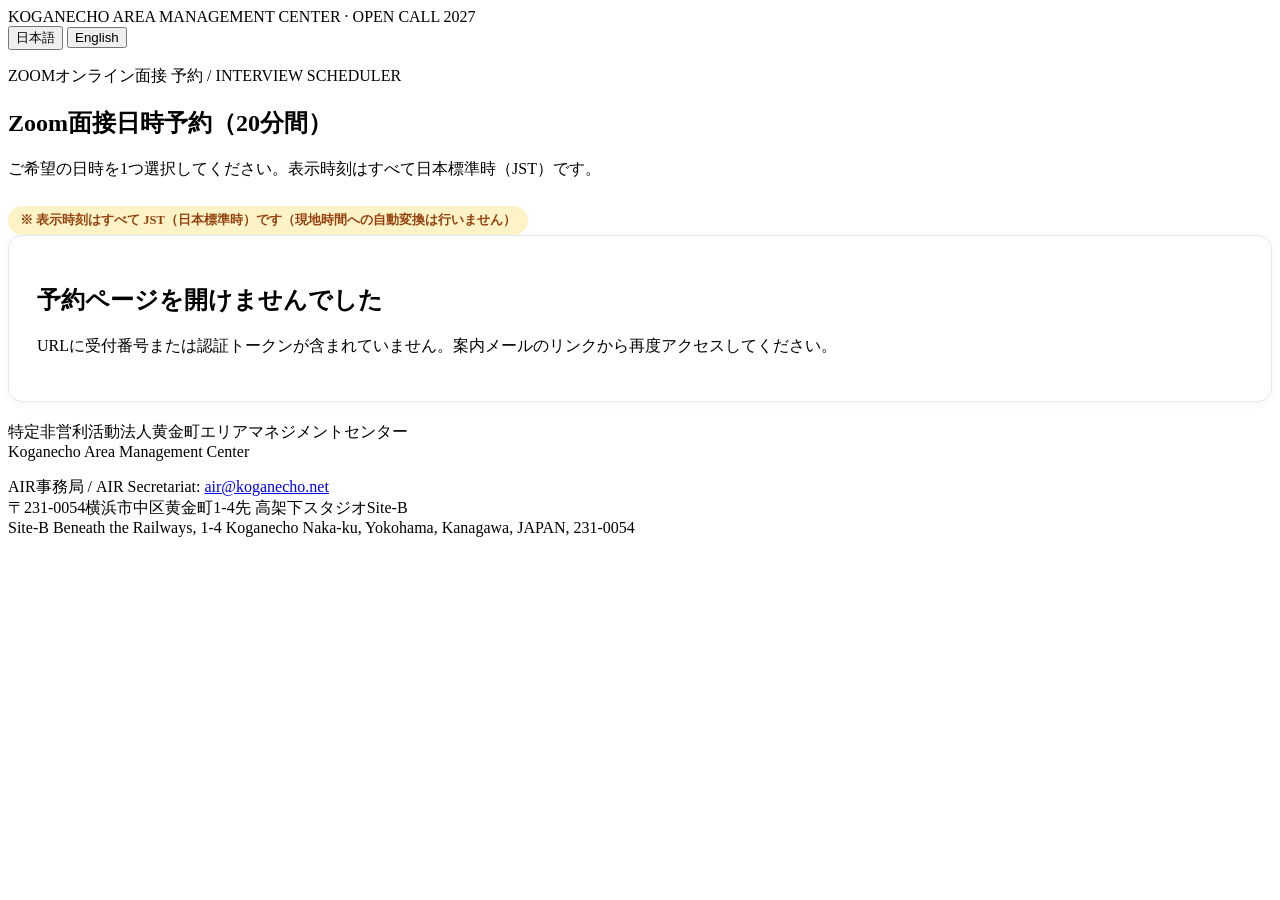
<file: interview.html>
<!DOCTYPE html>
<html lang="ja">
<head>
  <meta charset="UTF-8">
  <meta name="viewport" content="width=device-width, initial-scale=1.0">
  <title>Zoom面接日時予約 | Interview Scheduler | Koganecho AIR 2027</title>
  <link rel="preconnect" href="https://fonts.googleapis.com">
  <link rel="preconnect" href="https://fonts.gstatic.com" crossorigin>
  <link href="https://fonts.googleapis.com/css2?family=Inter:wght@400;500;600;700;800&family=Noto+Sans+JP:wght@400;500;700&display=swap" rel="stylesheet">
  <link rel="stylesheet" href="assets/style.css">
  <style>
    .kiv-card { background: var(--surface, #fff); border: 1px solid var(--border, #e2e8f0); border-radius: 14px; padding: 28px; margin-bottom: 20px; box-shadow: 0 2px 10px rgba(15,23,42,.04); }
    .kiv-meta { display: grid; grid-template-columns: repeat(auto-fit, minmax(180px, 1fr)); gap: 12px; margin-top: 16px; padding: 14px; background: #f8fafc; border-radius: 10px; border: 1px solid #e2e8f0; }
    .kiv-meta-item dt { font-size: 11px; text-transform: uppercase; letter-spacing: .04em; color: #64748b; margin-bottom: 2px; }
    .kiv-meta-item dd { margin: 0; font-weight: 700; font-size: 14px; color: #0f172a; }
    .kiv-dates { display: flex; flex-wrap: wrap; gap: 8px; margin: 16px 0; }
    .kiv-date-btn { padding: 10px 14px; border: 1.5px solid #cbd5e1; background: #fff; border-radius: 10px; cursor: pointer; font-weight: 600; font-size: 13px; color: #1e293b; transition: all .15s; }
    .kiv-date-btn:hover { border-color: #0f766e; }
    .kiv-date-btn.is-active { background: #0f766e; border-color: #0f766e; color: #fff; }
    .kiv-slots { display: grid; grid-template-columns: repeat(auto-fill, minmax(145px, 1fr)); gap: 10px; margin-top: 12px; }
    .kiv-slot { padding: 12px 10px; border: 1.5px solid #cbd5e1; background: #fff; border-radius: 10px; cursor: pointer; text-align: center; font-weight: 600; font-size: 13px; color: #0f172a; transition: all .15s; }
    .kiv-slot:hover:not(:disabled) { border-color: #0f766e; background: #f0fdfa; }
    .kiv-slot.is-selected { background: #0f766e; border-color: #0f766e; color: #fff; }
    .kiv-slot:disabled { background: #f1f5f9; border-color: #e2e8f0; color: #94a3b8; cursor: not-allowed; text-decoration: line-through; }
    .kiv-jst-note { display: inline-block; padding: 6px 12px; background: #fef3c7; color: #92400e; border-radius: 999px; font-size: 12.5px; font-weight: 600; margin-top: 10px; }
    .kiv-actions { margin-top: 24px; display: flex; gap: 12px; align-items: center; flex-wrap: wrap; }
    .kiv-btn-primary { background: #0f766e; color: #fff; border: none; border-radius: 10px; padding: 13px 26px; font-size: 15px; font-weight: 700; cursor: pointer; }
    .kiv-btn-primary:disabled { opacity: .45; cursor: not-allowed; }
    .kiv-btn-sec { background: #fff; color: #334155; border: 1.5px solid #cbd5e1; border-radius: 10px; padding: 11px 20px; font-size: 14px; font-weight: 600; cursor: pointer; }
    .kiv-booked-box { padding: 20px; background: #f0fdf4; border: 1.5px solid #86efac; border-radius: 12px; }
    .kiv-booked-time { font-size: 20px; font-weight: 800; color: #14532d; margin: 8px 0; }
  </style>
</head>
<body>
  <header class="kapp-topbar">
    <div class="kapp-topbar-inner">
      <div class="kapp-brand">
        <span class="kapp-brand-dot" aria-hidden="true"></span>
        <span>KOGANECHO AREA MANAGEMENT CENTER · OPEN CALL 2027</span>
      </div>
      <nav class="kapp-lang-switch" aria-label="Language Switch">
        <button type="button" class="kapp-lang-btn is-active" data-set-lang="ja">日本語</button>
        <button type="button" class="kapp-lang-btn" data-set-lang="en">English</button>
      </nav>
    </div>
  </header>

  <main class="kapp-main">
    <section class="kapp-intro">
      <p class="kapp-eyebrow" id="ivEyebrow">ZOOMオンライン面接 予約 / INTERVIEW SCHEDULER</p>
      <h1 class="kapp-title" id="ivTitle">Zoom面接日時予約</h1>
      <p class="kapp-lead" id="ivLead">ご希望の日時（20分間）を1つ選択してください。表示時刻はすべて日本標準時（JST）です。</p>
      <span class="kiv-jst-note" id="ivJstNote">※ 表示時刻はすべて JST（日本標準時）です</span>
    </section>

    <section class="kiv-card" id="ivLoading">
      <p id="ivLoadingText">予約情報を読み込んでいます…</p>
    </section>

    <section class="kiv-card" id="ivError" hidden>
      <h2 id="ivErrorTitle">リンクを確認できませんでした</h2>
      <p id="ivErrorDesc"></p>
    </section>

    <section class="kiv-card" id="ivApp" hidden>
      <dl class="kiv-meta" id="ivMeta"></dl>

      <div id="ivCurrentBox" class="kiv-booked-box" hidden style="margin-top:20px;">
        <div id="ivCurrentLabel" style="font-weight:700; color:#166534;"></div>
        <div id="ivCurrentTime" class="kiv-booked-time"></div>
        <div id="ivCurrentZoom" hidden style="margin:6px 0; font-size:14px; word-break:break-all;"></div>
        <p id="ivCurrentNote" style="margin:6px 0 12px; font-size:13.5px; color:#166534;"></p>
        <button type="button" class="kiv-btn-sec" id="ivRescheduleBtn"></button>
      </div>

      <div id="ivPickerWrap" style="margin-top:20px;">
        <h2 id="ivPickDateHeading" style="font-size:16px; margin:0 0 8px;"></h2>
        <div class="kiv-dates" id="ivDates"></div>

        <h2 id="ivPickTimeHeading" style="font-size:16px; margin:18px 0 6px;"></h2>
        <div class="kiv-slots" id="ivSlots"></div>

        <div class="kiv-actions">
          <button type="button" class="kiv-btn-primary" id="ivSubmitBtn" disabled></button>
          <span id="ivSelectedPreview" style="font-size:14px; font-weight:600; color:#0f766e;"></span>
        </div>
      </div>
    </section>

    <section class="kiv-card" id="ivDone" hidden>
      <div class="kiv-booked-box">
        <h2 id="ivDoneTitle" style="margin-top:0; color:#14532d;"></h2>
        <div id="ivDoneTime" class="kiv-booked-time"></div>
        <div id="ivDoneZoom" hidden style="margin:8px 0 10px; font-size:14px; word-break:break-all;"></div>
        <p id="ivDoneDesc" style="margin-bottom:14px;"></p>
        <button type="button" class="kiv-btn-sec" id="ivReloadBtn"></button>
      </div>
    </section>
  </main>

  <footer class="kapp-footer">
    <p>特定非営利活動法人黄金町エリアマネジメントセンター<br>Koganecho Area Management Center</p>
    <p>AIR事務局 / AIR Secretariat: <a href="mailto:air@koganecho.net">air@koganecho.net</a><br>
    〒231-0054横浜市中区黄金町1-4先 高架下スタジオSite-B<br>
    Site-B Beneath the Railways, 1-4 Koganecho Naka-ku, Yokohama, Kanagawa, JAPAN, 231-0054</p>
  </footer>

  <script src="assets/config.js"></script>
  <script src="assets/interview.js?v=20261126b"></script>
</body>
</html>
</file>
<file: assets/style.css>
/* ============================================================
 * Koganecho AIR 2027 — Online Application Form
 * Shared stylesheet (index.html / en.html)
 * 디자인 토큰은 모집요강 페이지(kair-opencall)와 동일 계열
 * ============================================================ */

.kapp {
  --ink: #18181b;
  --ink-2: #3f3f46;
  --muted: #52525b;
  --border: #e4e4e7;
  --border-strong: #d4d4d8;
  --bg: #ffffff;
  --surface: #faf9f6;
  --surface-alt: #f4f3ef;
  --primary: #1e293b;
  --primary-hover: #0f172a;
  --accent: #b45309;
  --accent-bg: #fffbeb;
  --accent-border: #fde68a;
  --teal: #0f766e;
  --teal-soft: #ccfbf1;
  --blue: #1d4ed8;
  --blue-soft: #dbeafe;
  --danger: #b91c1c;
  --danger-bg: #fef2f2;
  --danger-border: #fecaca;
  --success: #15803d;
  --success-bg: #f0fdf4;
  --success-border: #bbf7d0;
  --radius-sm: 8px;
  --radius-md: 12px;
  --radius-lg: 14px;
  --shadow: 0 1px 2px rgb(0 0 0 / 0.05);

  font-family: 'Noto Sans JP', 'Noto Sans', 'Hiragino Kaku Gothic ProN', 'Hiragino Sans',
    'Yu Gothic', -apple-system, BlinkMacSystemFont, system-ui, sans-serif;
  color: var(--ink);
  background-color: var(--surface-alt);
  line-height: 1.7;
  font-size: 15px;
  -webkit-font-smoothing: antialiased;
  text-rendering: optimizeLegibility;
}

.kapp *,
.kapp *::before,
.kapp *::after {
  box-sizing: border-box;
}

/* hidden 속성은 클래스/인라인 display 보다 항상 우선 (빈 배너 렌더링 방지) */
.kapp [hidden] {
  display: none !important;
}

.kapp a {
  color: var(--primary);
  text-underline-offset: 3px;
}

.kapp :focus-visible {
  outline: 2px solid var(--primary);
  outline-offset: 2px;
  border-radius: 4px;
}

/* ---------- Skip link ---------- */
.kapp .kapp-skip {
  position: absolute;
  left: -9999px;
  top: 0;
  z-index: 100;
  background: var(--primary);
  color: #fff;
  padding: 10px 16px;
  border-radius: 0 0 var(--radius-sm) 0;
  text-decoration: none;
  font-weight: 700;
}

.kapp .kapp-skip:focus {
  left: 0;
}

/* ---------- Top bar ---------- */
.kapp .kapp-topbar {
  background: var(--primary);
  color: #f8fafc;
  position: sticky;
  top: 0;
  z-index: 50;
}

.kapp .kapp-topbar-inner {
  max-width: 920px;
  margin: 0 auto;
  padding: 10px 20px;
  display: flex;
  align-items: center;
  justify-content: space-between;
  gap: 12px;
  flex-wrap: wrap;
}

.kapp .kapp-brand {
  display: inline-flex;
  align-items: center;
  gap: 8px;
  font-size: 12px;
  font-weight: 700;
  letter-spacing: 0.06em;
  text-transform: uppercase;
  color: #fbbf24;
}

.kapp .kapp-brand-dot {
  width: 7px;
  height: 7px;
  border-radius: 50%;
  background: var(--accent);
  display: inline-block;
  flex-shrink: 0;
}

.kapp .kapp-lang-switch {
  display: inline-flex;
  align-items: center;
  gap: 10px;
  font-size: 13px;
  font-weight: 600;
}

.kapp .kapp-lang-switch a {
  color: #cbd5e1;
  text-decoration: none;
  padding: 4px 10px;
  border-radius: 999px;
  transition: background-color 0.15s ease, color 0.15s ease;
}

.kapp .kapp-lang-switch a:hover {
  color: #fff;
  background: rgb(255 255 255 / 0.12);
}

.kapp .kapp-lang-switch a[aria-current="page"] {
  background: #fff;
  color: var(--primary);
  font-weight: 700;
}

/* ---------- Layout ---------- */
.kapp .kapp-main {
  padding: 32px 16px 72px;
}

.kapp .kapp-container {
  max-width: 920px;
  margin: 0 auto;
}

/* ---------- Header ---------- */
.kapp .kapp-header {
  background: var(--bg);
  border: 1px solid var(--border);
  border-radius: var(--radius-lg);
  padding: 30px 34px 26px;
  margin-bottom: 22px;
  box-shadow: var(--shadow);
}

.kapp .kapp-title {
  font-size: clamp(21px, 3vw, 28px);
  font-weight: 800;
  letter-spacing: -0.02em;
  line-height: 1.4;
  margin: 0 0 10px;
}

.kapp .kapp-lead {
  font-size: 14.5px;
  color: var(--ink-2);
  margin: 0 0 18px;
  max-width: 68ch;
}

.kapp .kapp-deadline-badge {
  display: inline-flex;
  align-items: center;
  gap: 8px;
  flex-wrap: wrap;
  font-size: 13px;
  font-weight: 700;
  padding: 7px 14px;
  border-radius: 999px;
  background: var(--accent-bg);
  border: 1px solid var(--accent-border);
  color: #92400e;
  margin-bottom: 18px;
}

.kapp .kapp-deadline-badge.is-open::before {
  content: "";
  width: 8px;
  height: 8px;
  border-radius: 50%;
  background: #16a34a;
  display: inline-block;
}

.kapp .kapp-deadline-badge.is-closed {
  background: var(--danger-bg);
  border-color: var(--danger-border);
  color: var(--danger);
}

.kapp .kapp-facts {
  display: grid;
  grid-template-columns: repeat(4, minmax(0, 1fr));
  gap: 10px;
  margin: 0 0 16px;
}

.kapp .kapp-fact {
  background: var(--surface);
  border: 1px solid var(--border);
  border-radius: var(--radius-sm);
  padding: 12px 14px;
}

.kapp .kapp-fact dt {
  font-size: 11.5px;
  font-weight: 700;
  color: var(--muted);
  margin: 0 0 3px;
}

.kapp .kapp-fact dd {
  font-size: 13px;
  font-weight: 700;
  margin: 0;
  line-height: 1.5;
}

/* ---------- Banners (status / draft / resume) ---------- */
.kapp .kapp-banner {
  border-radius: var(--radius-sm);
  padding: 13px 16px;
  font-size: 13.5px;
  margin: 0 0 12px;
  display: flex;
  align-items: flex-start;
  gap: 10px;
  flex-wrap: wrap;
}

.kapp .kapp-banner strong {
  font-weight: 700;
}

.kapp .kapp-banner-info {
  background: var(--surface);
  border: 1px solid var(--border);
  border-left: 4px solid var(--primary);
  color: var(--ink-2);
}

.kapp .kapp-banner-warn {
  background: var(--accent-bg);
  border: 1px solid var(--accent-border);
  border-left: 4px solid var(--accent);
  color: #78350f;
}

.kapp .kapp-banner-error {
  background: var(--danger-bg);
  border: 1px solid var(--danger-border);
  border-left: 4px solid var(--danger);
  color: #7f1d1d;
}

.kapp .kapp-banner-actions {
  display: flex;
  gap: 8px;
  margin-left: auto;
  flex-wrap: wrap;
}

/* ---------- Closed panel ---------- */
.kapp .kapp-closed {
  background: var(--bg);
  border: 1px solid var(--border);
  border-radius: var(--radius-lg);
  padding: 44px 36px;
  text-align: center;
}

.kapp .kapp-closed h2 {
  font-size: 20px;
  font-weight: 800;
  margin: 0 0 12px;
}

.kapp .kapp-closed p {
  color: var(--ink-2);
  font-size: 14px;
  margin: 0 0 8px;
}

/* ---------- Form shell ---------- */
.kapp form.kapp-form {
  background: var(--bg);
  border: 1px solid var(--border);
  border-radius: var(--radius-lg);
  box-shadow: var(--shadow);
  overflow: hidden;
}

/* ---------- Wizard progress ---------- */
.kapp .kapp-progress {
  list-style: none;
  margin: 0;
  padding: 0;
  display: grid;
  grid-template-columns: repeat(5, minmax(0, 1fr));
  background: var(--surface-alt);
  border-bottom: 1px solid var(--border);
  counter-reset: step;
}

.kapp .kapp-progress li {
  counter-increment: step;
}

.kapp .kapp-progress button {
  width: 100%;
  border: none;
  background: transparent;
  font: inherit;
  font-size: 12px;
  font-weight: 700;
  color: var(--muted);
  padding: 13px 8px 12px;
  cursor: default;
  border-bottom: 3px solid transparent;
  display: flex;
  flex-direction: column;
  align-items: center;
  gap: 3px;
  line-height: 1.35;
  text-align: center;
}

.kapp .kapp-progress button::before {
  content: counter(step);
  display: inline-flex;
  align-items: center;
  justify-content: center;
  min-width: 22px;
  height: 22px;
  border-radius: 50%;
  background: var(--border-strong);
  color: var(--ink);
  font-size: 11.5px;
  font-weight: 700;
}

.kapp .kapp-progress li.is-active button {
  color: var(--primary);
  border-bottom-color: var(--primary);
}

.kapp .kapp-progress li.is-active button::before {
  background: var(--primary);
  color: #fff;
}

.kapp .kapp-progress li.is-done button::before {
  content: "✓";
  background: var(--teal);
  color: #fff;
}

.kapp .kapp-progress li.is-clickable button {
  cursor: pointer;
}

.kapp .kapp-progress li.is-clickable button:hover {
  color: var(--primary);
  background: rgb(24 24 27 / 0.04);
}

/* ---------- Steps ---------- */
.kapp .kapp-step {
  padding: 30px 34px 26px;
  display: none;
}

.kapp .kapp-step.is-visible {
  display: block;
}

.kapp .kapp-step-title {
  font-size: 19px;
  font-weight: 800;
  letter-spacing: -0.01em;
  color: var(--ink);
  margin: 0 0 4px;
  display: flex;
  align-items: center;
  gap: 10px;
}

.kapp .kapp-step-title .kapp-sec-num {
  display: inline-flex;
  align-items: center;
  justify-content: center;
  min-width: 26px;
  height: 26px;
  border-radius: 6px;
  background: var(--primary);
  color: #fff;
  font-size: 12.5px;
  font-weight: 700;
  flex-shrink: 0;
}

.kapp .kapp-step-desc {
  font-size: 13.5px;
  color: var(--muted);
  margin: 0 0 22px;
  padding-bottom: 16px;
  border-bottom: 1px solid var(--border);
}

/* ---------- Field groups ---------- */
.kapp .kapp-grid {
  display: grid;
  grid-template-columns: repeat(2, minmax(0, 1fr));
  gap: 16px 18px;
}

.kapp .kapp-grid + .kapp-grid {
  margin-top: 16px;
}

.kapp .kapp-field {
  display: flex;
  flex-direction: column;
  gap: 6px;
  min-width: 0;
}

.kapp .kapp-field-full {
  grid-column: 1 / -1;
}

.kapp .kapp-field > label,
.kapp .kapp-field-label {
  font-size: 13.5px;
  font-weight: 700;
  color: var(--ink);
  display: flex;
  align-items: baseline;
  gap: 8px;
  flex-wrap: wrap;
}

.kapp .kapp-req {
  color: var(--danger);
  font-size: 11.5px;
  font-weight: 700;
}

.kapp .kapp-optional {
  color: var(--muted);
  font-size: 11.5px;
  font-weight: 600;
}

.kapp .kapp-sub {
  font-size: 11.5px;
  font-weight: 500;
  color: var(--muted);
}

.kapp .kapp-input,
.kapp .kapp-select,
.kapp .kapp-textarea {
  width: 100%;
  padding: 10px 12px;
  border: 1px solid var(--border-strong);
  border-radius: var(--radius-sm);
  font: inherit;
  font-size: 14px;
  color: var(--ink);
  background: #fff;
  transition: border-color 0.15s ease, box-shadow 0.15s ease;
}

.kapp .kapp-textarea {
  min-height: 96px;
  resize: vertical;
  line-height: 1.65;
}

.kapp .kapp-input:focus,
.kapp .kapp-select:focus,
.kapp .kapp-textarea:focus {
  outline: none;
  border-color: var(--blue);
  box-shadow: 0 0 0 3px rgb(59 130 246 / 0.15);
}

.kapp .kapp-input[aria-invalid="true"],
.kapp .kapp-select[aria-invalid="true"],
.kapp .kapp-textarea[aria-invalid="true"] {
  border-color: var(--danger);
  background: var(--danger-bg);
}

.kapp .kapp-help {
  font-size: 12px;
  color: var(--muted);
  line-height: 1.5;
}

.kapp .kapp-help a {
  color: var(--blue);
}

.kapp .kapp-input-row {
  display: flex;
  gap: 8px;
}

.kapp .kapp-input-row > * {
  flex: 1;
  min-width: 0;
}

.kapp .kapp-field-error {
  font-size: 12px;
  color: var(--danger);
  font-weight: 600;
}

/* ---------- Option cards (radio) ---------- */
.kapp .kapp-option-cards {
  display: grid;
  grid-template-columns: repeat(2, minmax(0, 1fr));
  gap: 12px;
  margin: 4px 0 6px;
}

.kapp .kapp-option-cards.kapp-cols-3 {
  grid-template-columns: repeat(3, minmax(0, 1fr));
}

.kapp .kapp-option-card {
  border: 1px solid var(--border-strong);
  border-radius: var(--radius-md);
  padding: 14px 16px;
  background: var(--surface);
  cursor: pointer;
  display: flex;
  align-items: flex-start;
  gap: 12px;
  transition: border-color 0.15s ease, background-color 0.15s ease, box-shadow 0.15s ease;
  margin: 0;
}

.kapp .kapp-option-card:hover {
  border-color: var(--primary);
  background: var(--bg);
}

.kapp .kapp-option-card input[type="radio"],
.kapp .kapp-option-card input[type="checkbox"] {
  margin-top: 4px;
  width: 18px;
  height: 18px;
  accent-color: var(--primary);
  cursor: pointer;
  flex-shrink: 0;
}

.kapp .kapp-option-card:has(input:checked) {
  border-color: var(--primary);
  border-width: 1.5px;
  background: var(--bg);
  box-shadow: 0 0 0 3px rgb(30 41 59 / 0.08);
}

.kapp .kapp-option-card.is-disabled {
  opacity: 0.55;
  cursor: not-allowed;
  background: var(--surface-alt);
}

.kapp .kapp-option-card.is-disabled input {
  cursor: not-allowed;
}

.kapp .kapp-option-body {
  flex: 1;
  min-width: 0;
}

.kapp .kapp-option-title {
  font-size: 14px;
  font-weight: 700;
  color: var(--ink);
  margin: 0 0 2px;
  display: flex;
  align-items: center;
  gap: 8px;
  flex-wrap: wrap;
}

.kapp .kapp-option-desc {
  font-size: 12.5px;
  color: var(--muted);
  line-height: 1.55;
}

.kapp .kapp-tag {
  display: inline-block;
  font-size: 10.5px;
  font-weight: 700;
  padding: 2px 8px;
  border-radius: 999px;
  background: var(--blue-soft);
  color: var(--blue);
  white-space: nowrap;
}

.kapp .kapp-tag-teal {
  background: var(--teal-soft);
  color: var(--teal);
}

.kapp .kapp-tag-amber {
  background: var(--accent-bg);
  color: #92400e;
}

/* ---------- Checkbox grid ---------- */
.kapp .kapp-check-grid {
  display: grid;
  grid-template-columns: repeat(auto-fill, minmax(215px, 1fr));
  gap: 8px;
  margin: 4px 0 6px;
}

.kapp .kapp-check-item {
  display: flex;
  align-items: flex-start;
  gap: 9px;
  padding: 10px 12px;
  background: var(--surface);
  border: 1px solid var(--border);
  border-radius: var(--radius-sm);
  font-size: 13px;
  cursor: pointer;
  margin: 0;
  line-height: 1.5;
}

.kapp .kapp-check-item:hover {
  background: var(--surface-alt);
  border-color: var(--border-strong);
}

.kapp .kapp-check-item input {
  margin-top: 3px;
  width: 16px;
  height: 16px;
  accent-color: var(--primary);
  cursor: pointer;
  flex-shrink: 0;
}

/* ---------- Info / notice boxes ---------- */
.kapp .kapp-info-box {
  background: var(--surface);
  border: 1px solid var(--border);
  border-left: 4px solid var(--primary);
  border-radius: var(--radius-sm);
  padding: 13px 16px;
  font-size: 13.5px;
  color: var(--ink-2);
  margin: 14px 0;
}

.kapp .kapp-info-box p {
  margin: 0;
}

.kapp .kapp-notice {
  background: var(--accent-bg);
  border: 1px solid var(--accent-border);
  border-left: 4px solid var(--accent);
  border-radius: var(--radius-sm);
  padding: 13px 16px;
  font-size: 13.5px;
  color: #78350f;
  margin: 14px 0;
}

.kapp .kapp-notice p {
  margin: 0;
}

/* ---------- Monthly plan ---------- */
.kapp .kapp-monthly-list {
  display: grid;
  gap: 14px;
}

.kapp .kapp-monthly-item {
  display: grid;
  grid-template-columns: 190px 1fr;
  gap: 12px;
  align-items: start;
}

.kapp .kapp-monthly-label {
  font-size: 13.5px;
  font-weight: 700;
  color: var(--ink);
  padding: 10px 14px;
  background: var(--surface-alt);
  border-radius: var(--radius-sm);
  border: 1px solid var(--border);
  text-align: center;
}

.kapp .kapp-monthly-item .kapp-textarea {
  min-height: 74px;
}

/* ---------- File upload ---------- */
.kapp .kapp-filezone {
  border: 1.5px dashed var(--border-strong);
  border-radius: var(--radius-md);
  background: var(--surface);
  padding: 20px 18px;
  text-align: center;
  transition: border-color 0.15s ease, background-color 0.15s ease;
  margin-bottom: 6px;
}

.kapp .kapp-filezone.is-dragover {
  border-color: var(--primary);
  background: var(--bg);
}

.kapp .kapp-filezone.is-hidden {
  display: none;
}

.kapp .kapp-filezone-icon {
  font-size: 22px;
  line-height: 1;
  margin-bottom: 6px;
  color: var(--muted);
}

.kapp .kapp-filezone-title {
  font-size: 14px;
  font-weight: 700;
  margin: 0 0 4px;
}

.kapp .kapp-filezone-desc {
  font-size: 12.5px;
  color: var(--muted);
  margin: 0 0 12px;
  line-height: 1.5;
}

.kapp .kapp-btn-choose {
  display: inline-flex;
  align-items: center;
  gap: 8px;
  padding: 9px 18px;
  border-radius: var(--radius-sm);
  border: 1.5px solid var(--primary);
  background: var(--bg);
  color: var(--primary);
  font: inherit;
  font-size: 13.5px;
  font-weight: 700;
  cursor: pointer;
  transition: background-color 0.15s ease, color 0.15s ease;
}

.kapp .kapp-btn-choose:hover {
  background: var(--primary);
  color: #fff;
}

.kapp .kapp-filecard {
  display: none;
  border: 1px solid var(--border-strong);
  border-radius: var(--radius-md);
  background: var(--success-bg);
  padding: 14px 16px;
  margin-bottom: 6px;
  align-items: center;
  gap: 12px;
  flex-wrap: wrap;
}

.kapp .kapp-filecard.is-visible {
  display: flex;
}

.kapp .kapp-filecard.is-error {
  background: var(--danger-bg);
  border-color: var(--danger-border);
}

.kapp .kapp-filecard-icon {
  font-size: 20px;
  line-height: 1;
}

.kapp .kapp-filecard-name {
  font-size: 13.5px;
  font-weight: 700;
  color: var(--ink);
  word-break: break-all;
}

.kapp .kapp-filecard-meta {
  font-size: 12px;
  color: var(--muted);
  font-weight: 600;
}

.kapp .kapp-filecard-actions {
  margin-left: auto;
}

.kapp .kapp-btn-unlink {
  border: 1px solid var(--border-strong);
  background: #fff;
  border-radius: var(--radius-sm);
  font: inherit;
  font-size: 12.5px;
  font-weight: 700;
  color: var(--ink-2);
  padding: 6px 12px;
  cursor: pointer;
}

.kapp .kapp-btn-unlink:hover {
  border-color: var(--danger);
  color: var(--danger);
}

/* ---------- Review ---------- */
.kapp .kapp-review {
  border: 1px solid var(--border);
  border-radius: var(--radius-md);
  overflow: hidden;
}

.kapp .kapp-review-section {
  border-bottom: 1px solid var(--border);
}

.kapp .kapp-review-section:last-child {
  border-bottom: none;
}

.kapp .kapp-review-head {
  display: flex;
  align-items: center;
  justify-content: space-between;
  gap: 10px;
  padding: 12px 18px;
  background: var(--surface-alt);
}

.kapp .kapp-review-head h3 {
  font-size: 14px;
  font-weight: 800;
  margin: 0;
}

.kapp .kapp-review-edit {
  border: none;
  background: none;
  font: inherit;
  font-size: 12.5px;
  font-weight: 700;
  color: var(--blue);
  cursor: pointer;
  padding: 4px 8px;
  border-radius: 6px;
}

.kapp .kapp-review-edit:hover {
  background: var(--blue-soft);
}

.kapp .kapp-review-body {
  padding: 12px 18px 14px;
}

.kapp .kapp-review-row {
  display: grid;
  grid-template-columns: 200px 1fr;
  gap: 8px 16px;
  padding: 5px 0;
  font-size: 13.5px;
}

.kapp .kapp-review-row dt {
  font-weight: 700;
  color: var(--muted);
  margin: 0;
}

.kapp .kapp-review-row dd {
  margin: 0;
  color: var(--ink);
  white-space: pre-wrap;
  word-break: break-word;
}

/* ---------- Agreements ---------- */
.kapp .kapp-terms {
  background: var(--surface);
  border: 1px solid var(--border);
  border-radius: var(--radius-md);
  padding: 18px 20px;
  font-size: 13.5px;
  color: var(--ink-2);
  margin-bottom: 16px;
}

.kapp .kapp-terms h3 {
  font-size: 14.5px;
  font-weight: 800;
  color: var(--ink);
  margin: 0 0 10px;
}

.kapp .kapp-terms ul {
  margin: 0 0 12px;
  padding-left: 18px;
}

.kapp .kapp-terms li {
  margin-bottom: 7px;
}

.kapp .kapp-agree-list {
  display: grid;
  gap: 8px;
}

.kapp .kapp-agree-item {
  display: flex;
  align-items: flex-start;
  gap: 10px;
  padding: 11px 14px;
  background: #fff;
  border: 1px solid var(--border);
  border-radius: var(--radius-sm);
  font-size: 13px;
  cursor: pointer;
  margin: 0;
  line-height: 1.55;
}

.kapp .kapp-agree-item:hover {
  border-color: var(--border-strong);
  background: var(--surface-alt);
}

.kapp .kapp-agree-item input {
  margin-top: 3px;
  width: 17px;
  height: 17px;
  accent-color: var(--primary);
  cursor: pointer;
  flex-shrink: 0;
}

.kapp .kapp-agree-item.is-invalid {
  border-color: var(--danger);
  background: var(--danger-bg);
}

/* ---------- Honeypot ---------- */
.kapp .kapp-hp {
  position: absolute;
  left: -9999px;
  top: -9999px;
  opacity: 0;
  height: 0;
  overflow: hidden;
}

/* ---------- Step navigation ---------- */
.kapp .kapp-nav {
  display: flex;
  justify-content: space-between;
  align-items: center;
  gap: 12px;
  padding: 18px 34px 22px;
  border-top: 1px solid var(--border);
  background: var(--surface);
}

.kapp .kapp-btn {
  display: inline-flex;
  align-items: center;
  justify-content: center;
  gap: 8px;
  padding: 12px 26px;
  border-radius: var(--radius-sm);
  font: inherit;
  font-size: 14.5px;
  font-weight: 700;
  text-decoration: none;
  cursor: pointer;
  line-height: 1.25;
  transition: background-color 0.16s ease, border-color 0.16s ease, color 0.16s ease;
  border: 1.5px solid transparent;
}

.kapp .kapp-btn-primary {
  background: var(--primary);
  color: #fff;
  border-color: var(--primary);
}

.kapp .kapp-btn-primary:hover {
  background: var(--primary-hover);
  border-color: var(--primary-hover);
}

.kapp .kapp-btn-primary:disabled {
  opacity: 0.6;
  cursor: not-allowed;
}

.kapp .kapp-btn-secondary {
  background: var(--bg);
  color: var(--ink);
  border-color: var(--border-strong);
}

.kapp .kapp-btn-secondary:hover {
  background: var(--surface-alt);
  border-color: var(--ink);
}

.kapp .kapp-btn-ghost {
  background: transparent;
  color: var(--muted);
  border-color: transparent;
  padding: 12px 14px;
}

.kapp .kapp-btn-ghost:hover {
  color: var(--ink);
  background: var(--surface-alt);
}

.kapp .kapp-nav .kapp-nav-hint {
  font-size: 12px;
  color: var(--muted);
}

/* ---------- Error summary ---------- */
.kapp .kapp-error-summary {
  border: 1px solid var(--danger-border);
  background: var(--danger-bg);
  border-radius: var(--radius-sm);
  padding: 14px 16px;
  margin-bottom: 18px;
}

.kapp .kapp-error-summary h3 {
  font-size: 13.5px;
  font-weight: 800;
  color: var(--danger);
  margin: 0 0 8px;
}

.kapp .kapp-error-summary ul {
  margin: 0;
  padding-left: 18px;
  font-size: 13px;
  color: #7f1d1d;
}

.kapp .kapp-error-summary li {
  margin-bottom: 4px;
}

.kapp .kapp-error-summary a {
  color: var(--danger);
  font-weight: 700;
}

/* ---------- Submit panel ---------- */
.kapp .kapp-submit-panel {
  background: var(--bg);
  border: 1px solid var(--border);
  border-radius: var(--radius-lg);
  box-shadow: var(--shadow);
  padding: 34px 36px;
}

.kapp .kapp-submit-panel h2 {
  font-size: 20px;
  font-weight: 800;
  margin: 0 0 6px;
  letter-spacing: -0.01em;
}

.kapp .kapp-submit-lead {
  font-size: 14px;
  color: var(--ink-2);
  margin: 0 0 22px;
}

.kapp .kapp-upload-row {
  display: grid;
  grid-template-columns: 210px 1fr;
  gap: 12px 16px;
  align-items: center;
  padding: 12px 0;
  border-bottom: 1px solid var(--border);
}

.kapp .kapp-upload-row:last-of-type {
  border-bottom: none;
}

.kapp .kapp-upload-name {
  font-size: 13.5px;
  font-weight: 700;
}

.kapp .kapp-upload-meta {
  display: block;
  font-size: 12px;
  color: var(--muted);
  font-weight: 600;
  margin-top: 2px;
  word-break: break-all;
}

.kapp .kapp-progressbar {
  height: 10px;
  border-radius: 999px;
  background: var(--surface-alt);
  border: 1px solid var(--border);
  overflow: hidden;
}

.kapp .kapp-progressbar-fill {
  height: 100%;
  width: 0%;
  border-radius: 999px;
  background: var(--primary);
  transition: width 0.25s ease;
}

.kapp .kapp-upload-status {
  font-size: 12.5px;
  font-weight: 700;
  color: var(--muted);
  margin-top: 6px;
}

.kapp .kapp-upload-status.is-done {
  color: var(--success);
}

.kapp .kapp-upload-status.is-error {
  color: var(--danger);
}

.kapp .kapp-spinner {
  display: inline-block;
  width: 15px;
  height: 15px;
  border: 2.5px solid var(--border-strong);
  border-top-color: var(--primary);
  border-radius: 50%;
  animation: kapp-spin 0.8s linear infinite;
  vertical-align: -2px;
  margin-right: 7px;
}

@keyframes kapp-spin {
  to { transform: rotate(360deg); }
}

/* ---------- Done panel ---------- */
.kapp .kapp-done {
  text-align: center;
  padding: 18px 0 6px;
}

.kapp .kapp-done-check {
  width: 62px;
  height: 62px;
  border-radius: 50%;
  background: var(--success-bg);
  border: 2px solid var(--success-border);
  color: var(--success);
  font-size: 30px;
  display: inline-flex;
  align-items: center;
  justify-content: center;
  margin-bottom: 14px;
}

.kapp .kapp-done-id {
  display: inline-block;
  font-size: 19px;
  font-weight: 800;
  letter-spacing: 0.04em;
  background: var(--primary);
  color: #fff;
  padding: 8px 22px;
  border-radius: var(--radius-sm);
  margin: 8px 0 14px;
}

.kapp .kapp-done p {
  font-size: 14px;
  color: var(--ink-2);
  margin: 0 0 8px;
  max-width: 60ch;
  margin-left: auto;
  margin-right: auto;
}

.kapp .kapp-next-steps {
  text-align: left;
  max-width: 560px;
  margin: 18px auto 8px;
  border: 1px solid var(--border);
  border-radius: var(--radius-md);
  padding: 16px 20px;
  background: var(--surface);
}

.kapp .kapp-next-steps h3 {
  font-size: 14px;
  font-weight: 800;
  margin: 0 0 8px;
}

.kapp .kapp-next-steps ul {
  margin: 0;
  padding-left: 18px;
  font-size: 13px;
  color: var(--ink-2);
}

.kapp .kapp-next-steps li {
  margin-bottom: 5px;
}

/* ---------- Footer ---------- */
.kapp .kapp-footer {
  border-top: 1px solid var(--border);
  background: var(--bg);
  padding: 26px 20px 30px;
  text-align: center;
  font-size: 12.5px;
  color: var(--muted);
  line-height: 1.8;
}

.kapp .kapp-footer a {
  color: var(--primary);
  font-weight: 700;
}

/* ---------- Responsive ---------- */
@media (max-width: 760px) {
  .kapp .kapp-facts {
    grid-template-columns: repeat(2, minmax(0, 1fr));
  }
}

@media (max-width: 680px) {
  .kapp .kapp-main {
    padding: 16px 10px 56px;
  }

  .kapp .kapp-header,
  .kapp .kapp-submit-panel {
    padding: 22px 18px;
  }

  .kapp .kapp-step {
    padding: 22px 18px;
  }

  .kapp .kapp-nav {
    padding: 14px 18px 18px;
    flex-wrap: wrap;
  }

  .kapp .kapp-grid,
  .kapp .kapp-option-cards,
  .kapp .kapp-option-cards.kapp-cols-3 {
    grid-template-columns: 1fr;
  }

  .kapp .kapp-progress {
    grid-template-columns: repeat(5, minmax(0, 1fr));
  }

  .kapp .kapp-progress button {
    font-size: 0;
    padding: 10px 4px 9px;
    gap: 0;
  }

  .kapp .kapp-progress button::after {
    content: "";
  }

  .kapp .kapp-progress button span {
    display: none;
  }

  .kapp .kapp-monthly-item {
    grid-template-columns: 1fr;
  }

  .kapp .kapp-monthly-label {
    text-align: left;
  }

  .kapp .kapp-upload-row {
    grid-template-columns: 1fr;
  }

  .kapp .kapp-review-row {
    grid-template-columns: 1fr;
    gap: 2px 0;
  }

  .kapp .kapp-btn {
    width: 100%;
  }

  .kapp .kapp-nav {
    flex-direction: column-reverse;
  }

  .kapp .kapp-nav .kapp-nav-hint {
    order: 3;
    width: 100%;
    text-align: center;
  }
}

/* ---------- Reduced motion ---------- */
@media (prefers-reduced-motion: reduce) {
  .kapp *,
  .kapp *::before,
  .kapp *::after {
    animation-duration: 0.01ms !important;
    transition-duration: 0.01ms !important;
  }
}

/* ---------- Print ---------- */
@media print {
  .kapp .kapp-topbar,
  .kapp .kapp-progress,
  .kapp .kapp-nav,
  .kapp .kapp-banner-actions {
    display: none;
  }

  .kapp .kapp-step {
    display: block !important;
  }
}
</file>
